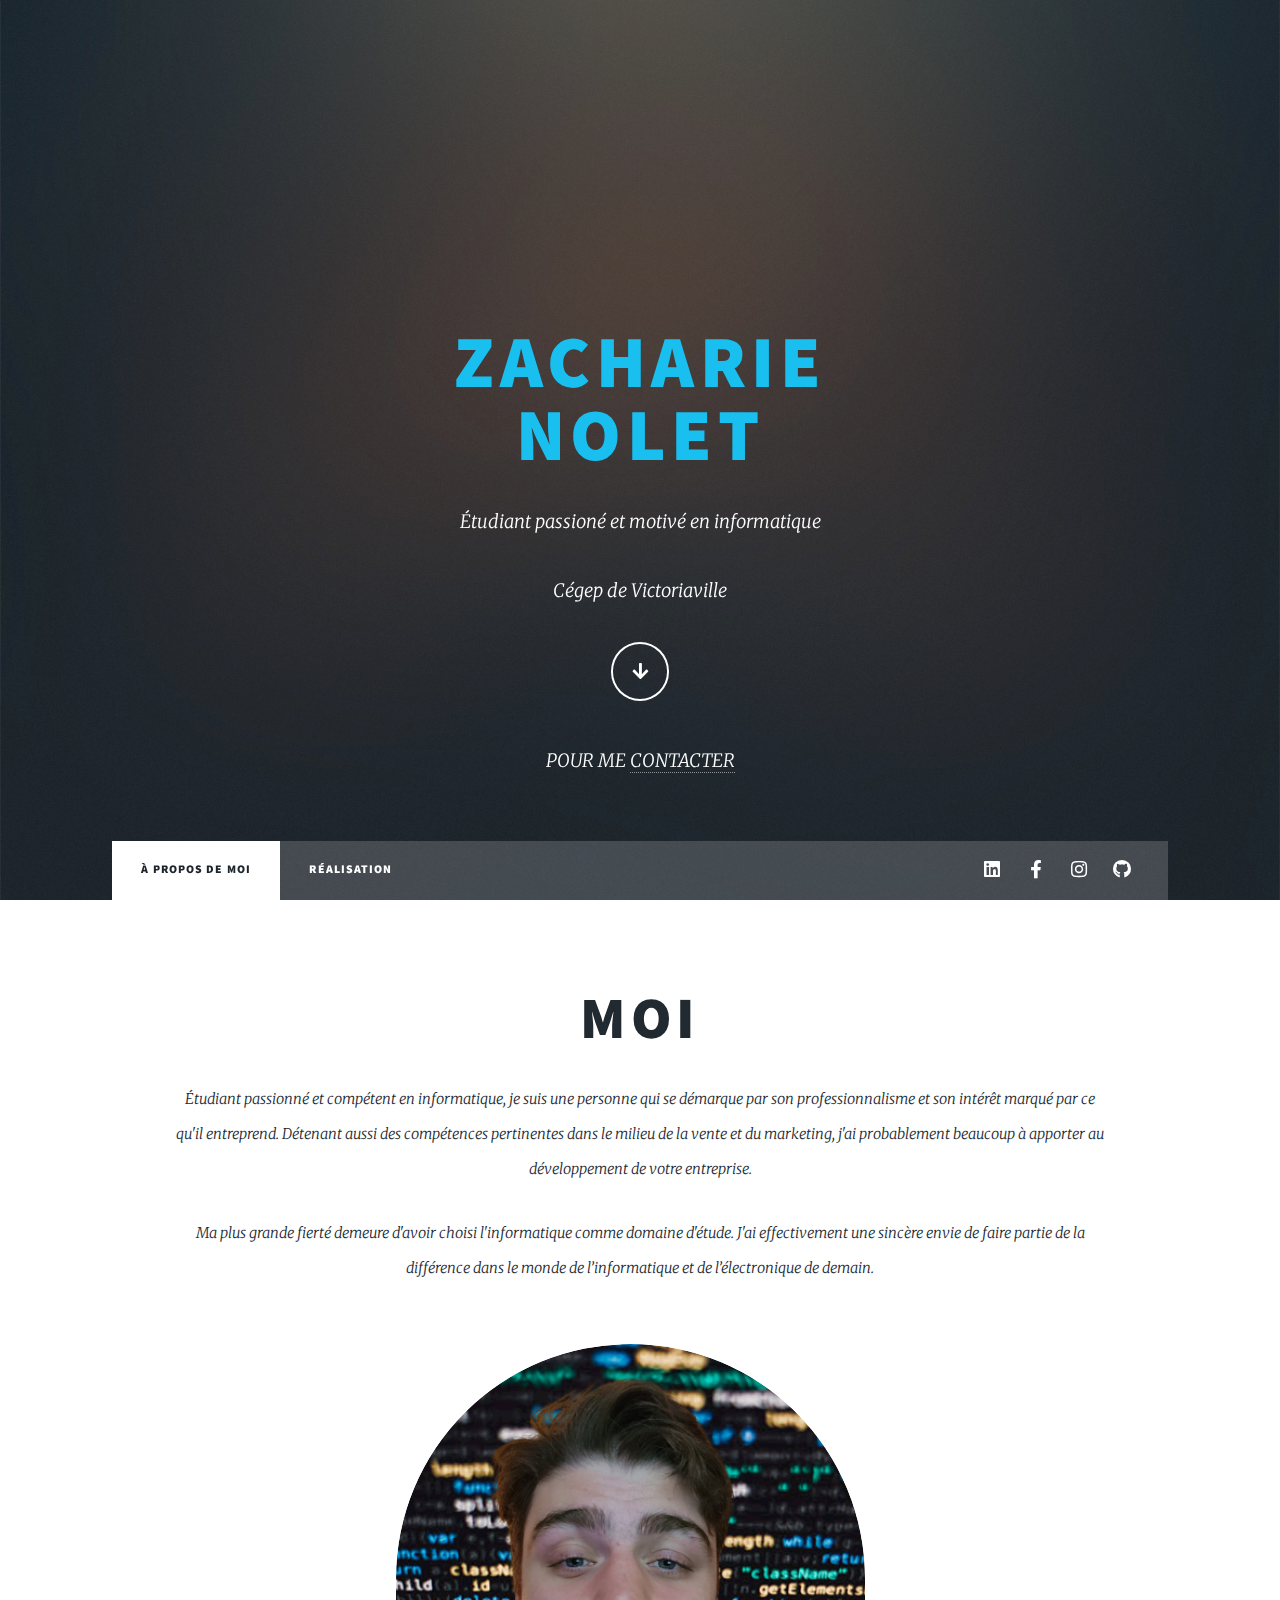
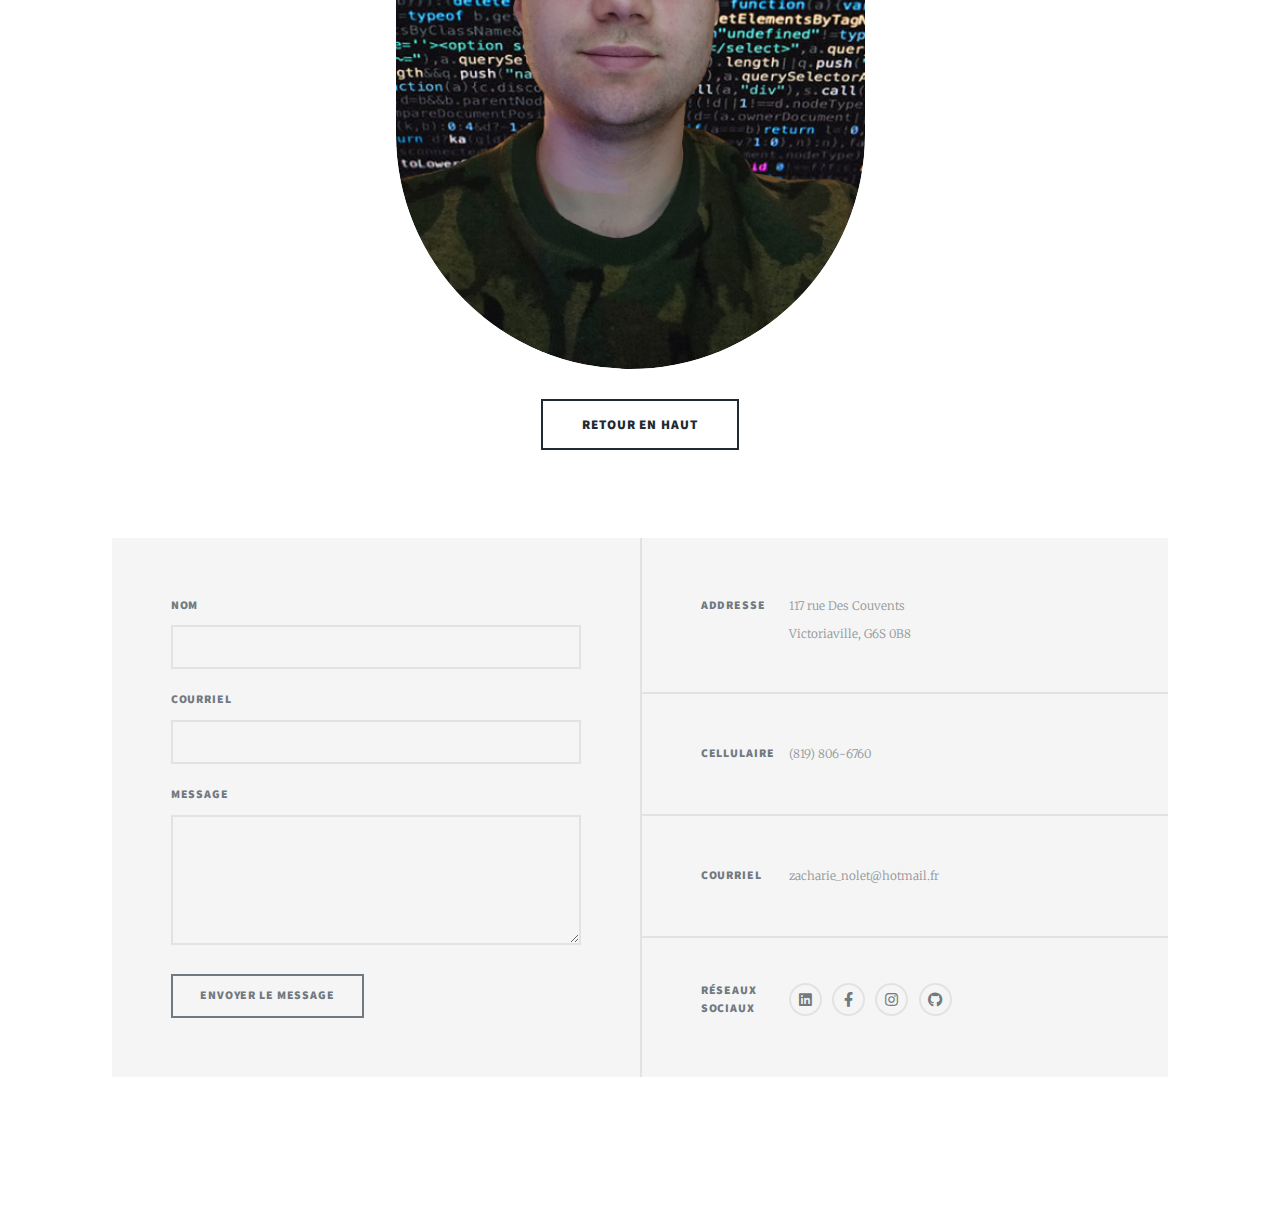
<file: Portfolio Zach/index.html>
<!DOCTYPE HTML>
<!--
	Massively by HTML5 UP
	html5up.net | @ajlkn
	Free for personal and commercial use under the CCA 3.0 license (html5up.net/license)
-->
<html>
	<head>
		<title>Nolet</title>
		<meta charset="utf-8" />
		<meta name="viewport" content="width=device-width, initial-scale=1, user-scalable=no" />
		<link rel="stylesheet" href="assets/css/main.css" />
		<noscript><link rel="stylesheet" href="assets/css/noscript.css" /></noscript>
	</head>
	<body class="is-preload">

		<!-- Wrapper -->
			<div id="wrapper" class="fade-in">

				<!-- Intro -->
					<div id="intro">
						<h1>Zacharie<br />
						Nolet</h1>
						<p>Étudiant passioné et motivé en informatique</p>
						<p>Cégep de Victoriaville</p>
						<ul class="actions">
							<li><a href="#header" class="button icon solid solo fa-arrow-down scrolly">Continuer</a></li>
						</ul>
						<p>POUR ME <a href="#footer">CONTACTER</a></p>
						
					</div>

				<!-- Header -->
					<header id="header">
						<a href="index.html" class="logo">Nolet</a>
					</header>

				<!-- Nav -->
					<nav id="nav">
						<ul class="links">
							<li class="active"><a href="index.html">À Propos De Moi</a></li>
							<li><a href="realisation.html">Réalisation</a></li>

						</ul>
						<ul class="icons">
							<li><a href="https://www.linkedin.com/in/zacharie-nolet-115240257/" class="icon brands fa-linkedin"><span class="label">LinkedIn</span></a></li>
							<li><a href="https://www.facebook.com/zacharie.nolet/" class="icon brands fa-facebook-f"><span class="label">Facebook</span></a></li>
							<li><a href="https://www.instagram.com/zouzou_nolet/?hl=fr" class="icon brands fa-instagram"><span class="label">Instagram</span></a></li>
							<li><a href="https://github.com/Zach122" class="icon brands fa-github"><span class="label">GitHub</span></a></li>
						</ul>
					</nav>

				<!-- Main -->
					<div id="main">

						<!-- Featured Post -->
							<article class="post featured">
								<header class="major">	
									<h2><a href="#">Moi</a></h2>
									<p>Étudiant passionné et compétent en informatique, je suis une personne qui se démarque par son professionnalisme et son intérêt marqué par ce qu'il entreprend. Détenant aussi des compétences pertinentes dans le milieu de la vente et du marketing, j'ai probablement beaucoup à apporter au développement de votre entreprise.</p>
									<p>	Ma plus grande fierté demeure d'avoir choisi l'informatique comme domaine d'étude. J'ai effectivement une sincère envie de faire partie de la différence dans le monde de l’informatique et de l’électronique de demain.</p>
								</header>
								<a href="#" class="image main"><img src="images/moi.png" alt="" /></a>
								<ul class="actions special">
									<li><a href="#" class="button large">Retour en haut</a></li>
								</ul>
							</article>
					</div>

				<!-- Footer -->
					<footer id="footer">
						<section>
							<form method="post" action="mailto:zacharie_nolet@hotmai.fr" enctype="text/plain">

								<div class="fields">
									<div class="field">
										<label for="name">Nom</label>
										<input type="text" name="name" id="name" />
									</div>
									<div class="field">
										<label for="email">Courriel</label>
										<input type="text" name="email" id="email" />
									</div>
									<div class="field">
										<label for="message">Message</label>
										<textarea name="message" id="message" rows="3"></textarea>
									</div>
								</div>
								<ul class="actions">
									<li><input type="submit" value="Envoyer le message" /></li>
								</ul>
							</form>
						</section>
						<section class="split contact">
							<section class="alt">
								<h3>Addresse</h3>
								<p>117 rue Des Couvents<br />
								Victoriaville, G6S 0B8</p>
							</section>
							<section>
								<h3>Cellulaire</h3>
								<p>(819) 806-6760</p>
							</section>
							<section>
								<h3>Courriel</h3>
								<p>zacharie_nolet@hotmail.fr</p>
							</section>
							<section>
								<h3>Réseaux Sociaux</h3>
								<ul class="icons alt">
									<li><a href="https://www.linkedin.com/in/zacharie-nolet-115240257/" class="icon brands fa-linkedin"><span class="label">LinkedIn</span></a></li>
									<li><a href="https://www.facebook.com/zacharie.nolet/" class="icon brands fa-facebook-f"><span class="label">Facebook</span></a></li>
									<li><a href="https://www.instagram.com/zouzou_nolet/?hl=fr" class="icon brands fa-instagram"><span class="label">Instagram</span></a></li>
									<li><a href="https://github.com/Zach122" class="icon brands fa-github"><span class="label">GitHub</span></a></li>
							</section>
						</section>
					</footer>

				<!-- Copyright -->
					<div id="copyright">
						<ul><li>&copy; Untitled</li><li>Design: <a href="https://html5up.net">HTML5 UP</a></li></ul>
					</div>

			</div>

		<!-- Scripts -->
			<script src="assets/js/jquery.min.js"></script>
			<script src="assets/js/jquery.scrollex.min.js"></script>
			<script src="assets/js/jquery.scrolly.min.js"></script>
			<script src="assets/js/browser.min.js"></script>
			<script src="assets/js/breakpoints.min.js"></script>
			<script src="assets/js/util.js"></script>
			<script src="assets/js/main.js"></script>

	</body>
</html>
</file>
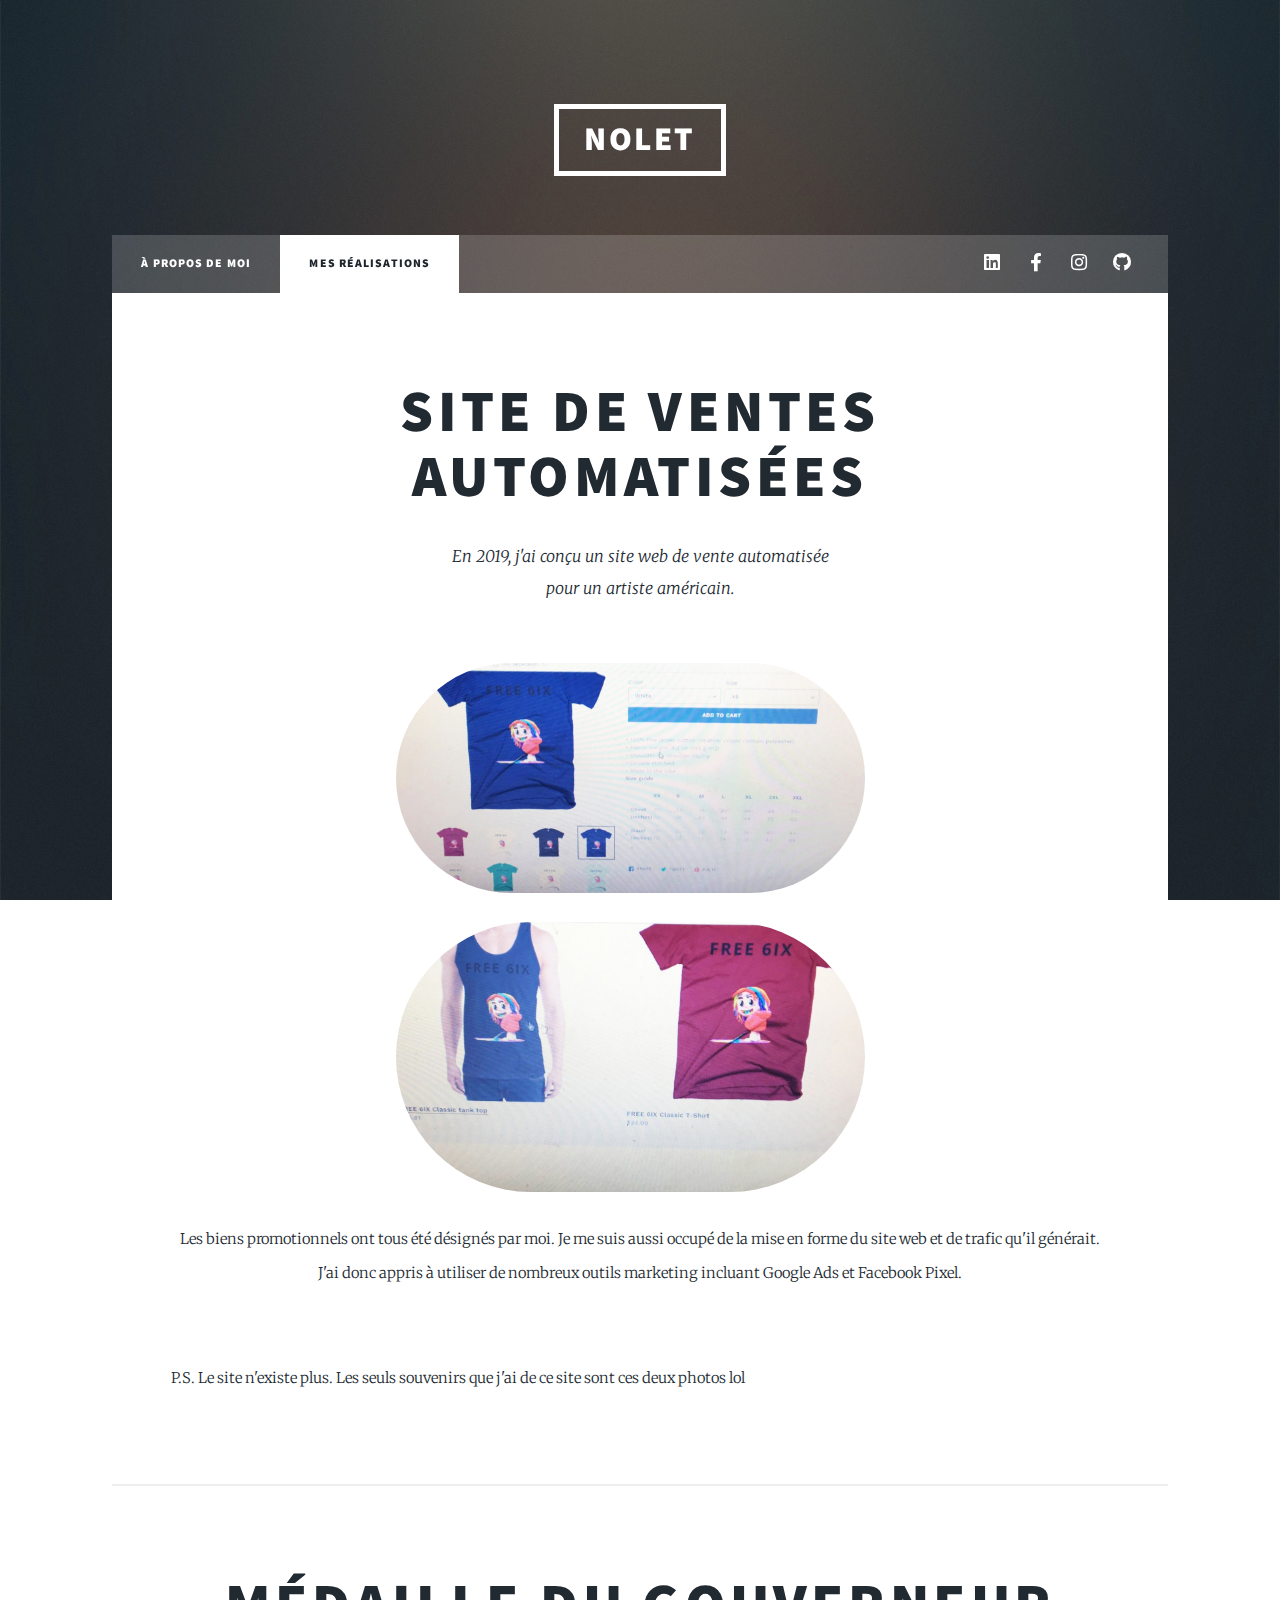
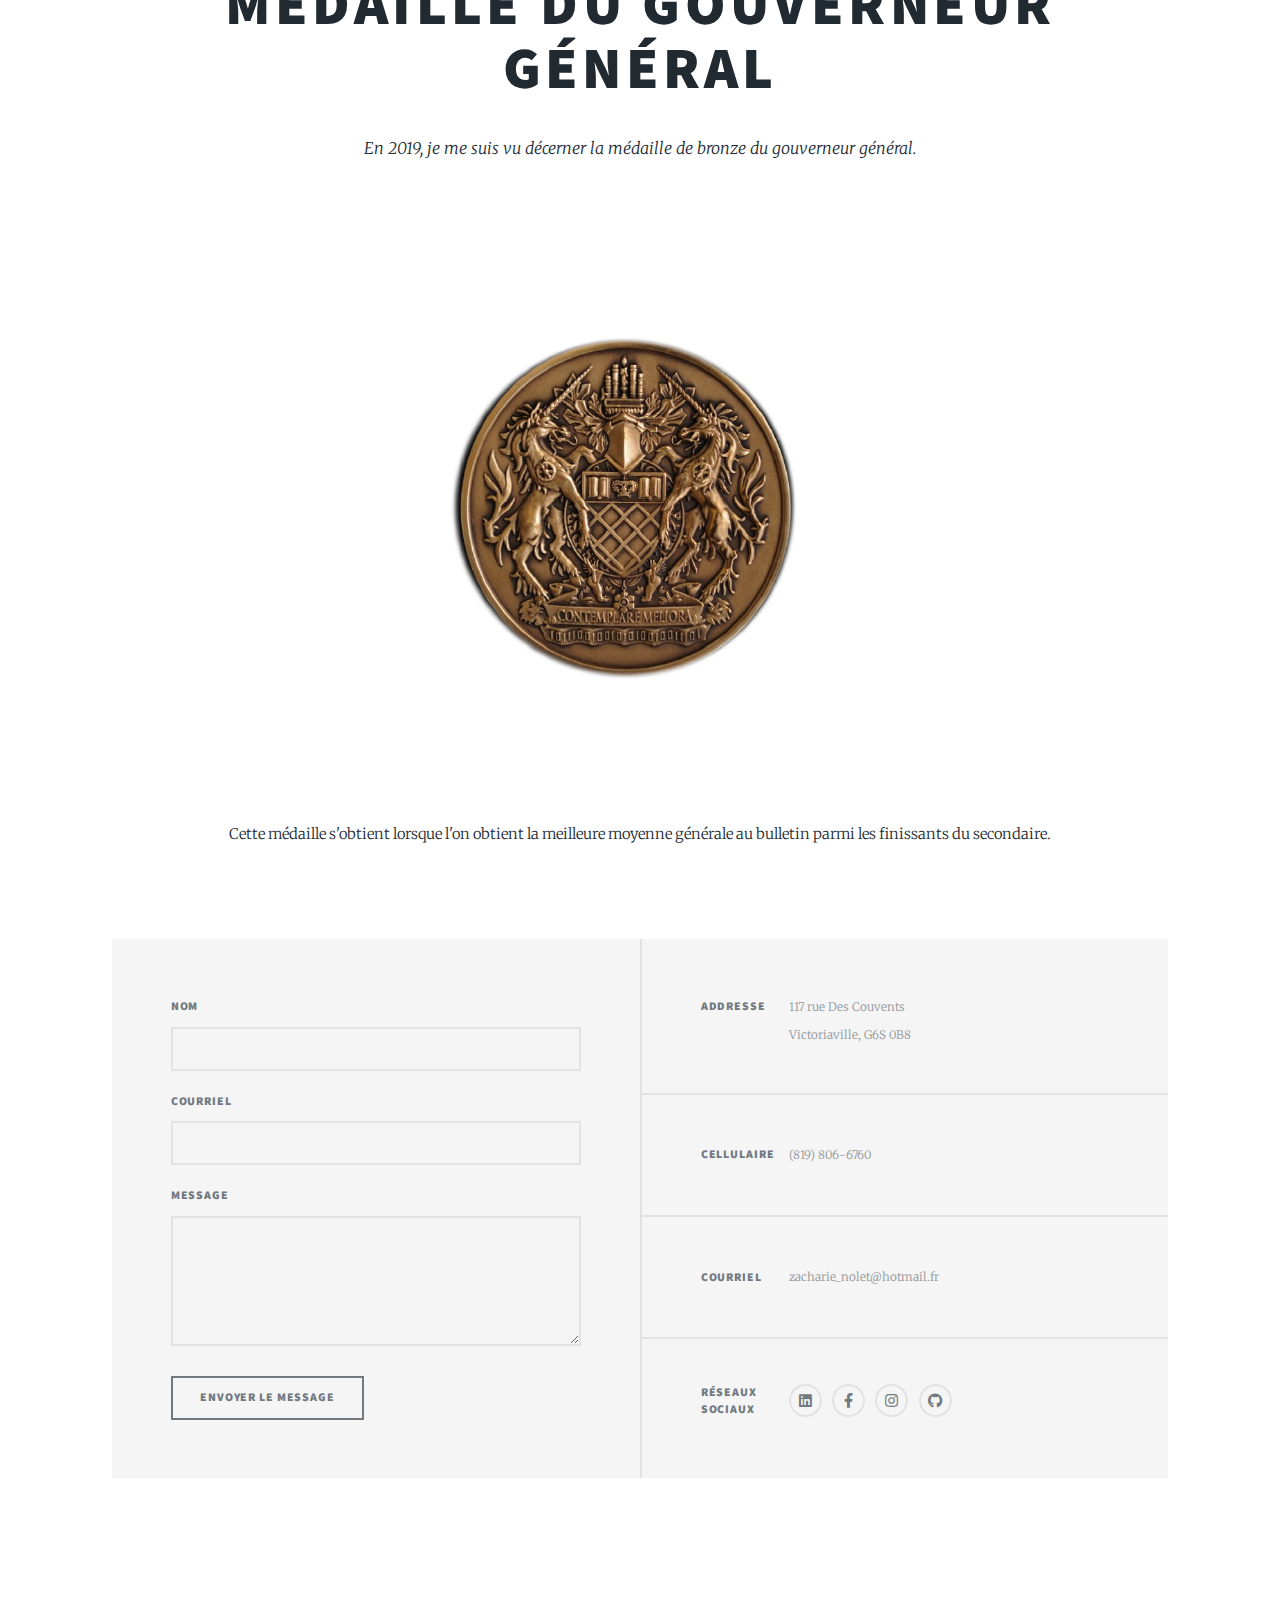
<file: Portfolio Zach/realisation.html>
<!DOCTYPE HTML>
<!--
	Massively by HTML5 UP
	html5up.net | @ajlkn
	Free for personal and commercial use under the CCA 3.0 license (html5up.net/license)
-->
<html>
	<head>
		<title>Réalisations</title>
		<meta charset="utf-8" />
		<meta name="viewport" content="width=device-width, initial-scale=1, user-scalable=no" />
		<link rel="stylesheet" href="assets/css/main.css" />
		<noscript><link rel="stylesheet" href="assets/css/noscript.css" /></noscript>
	</head>
	<body class="is-preload">

		<!-- Wrapper -->
			<div id="wrapper">

				<!-- Header -->
					<header id="header">
						<a href="index.html" class="logo">Nolet</a>
					</header>

				<!-- Nav -->
					<nav id="nav">
						<ul class="links">
							<li><a href="index.html">À propos de moi</a></li>
							<li class="active"><a href="generic.html">Mes Réalisations</a></li>
						</ul>
						<ul class="icons">
							<li><a href="https://www.linkedin.com/in/zacharie-nolet-115240257/" class="icon brands fa-linkedin"><span class="label">LinkedIn</span></a></li>
							<li><a href="https://www.facebook.com/zacharie.nolet/" class="icon brands fa-facebook-f"><span class="label">Facebook</span></a></li>
							<li><a href="https://www.instagram.com/zouzou_nolet/?hl=fr" class="icon brands fa-instagram"><span class="label">Instagram</span></a></li>
							<li><a href="https://github.com/Zach122" class="icon brands fa-github"><span class="label">GitHub</span></a></li>
						</ul>
					</nav>

				<!-- Main -->
					<div id="main">

						<!-- Post -->
							<section class="post">
								<header class="major">
									<h1>Site de ventes automatisées</h1>
									<p>En 2019, j'ai conçu un site web de vente automatisée<br />
									pour un artiste américain.<br /></p>
								</header>
								<div id="myImg">
									<div class="image main"><img src="images/fre6(2).jpg" alt="" /></div>
									<div class="image main"><img src="images/fre6(1).jpg" alt="" /></div>
								</div>
								<p><center>Les biens promotionnels ont tous été désignés par moi. Je me suis aussi occupé de la mise en forme du site web et de trafic qu'il générait.
								J'ai donc appris à utiliser de nombreux outils marketing incluant Google Ads et Facebook Pixel.
								</center>
								</br>
								</br>
								P.S. Le site n'existe plus. Les seuls souvenirs que j'ai de ce site sont ces deux photos lol
								</p>
							</section>

							<section class="post">
								<header class="major">
									<h1>Médaille du gouverneur général</h1>
									<p>En 2019, je me suis vu décerner la médaille de bronze du gouverneur général.<br /></p>
								</header>
								<div id="myImg">
									<div class="image main"><img src="images/gg.jpg" alt="" /></div>
								</div>
								<p><center>Cette médaille s'obtient lorsque l'on obtient la meilleure moyenne générale au bulletin parmi les finissants du secondaire.
								</center>
								</p>
							</section>
					</div>

				<!-- Footer -->
				<footer id="footer">
					<section>
						<form method="post" action="zacharie_nolet@hotmail.fr">
							<div class="fields">
								<div class="field">
									<label for="name">Nom</label>
									<input type="text" name="name" id="name" />
								</div>
								<div class="field">
									<label for="email">Courriel</label>
									<input type="text" name="email" id="email" />
								</div>
								<div class="field">
									<label for="message">Message</label>
									<textarea name="message" id="message" rows="3"></textarea>
								</div>
							</div>
							<ul class="actions">
								<li><input type="submit" value="Envoyer le message" /></li>
							</ul>
						</form>
					</section>
					<section class="split contact">
						<section class="alt">
							<h3>Addresse</h3>
							<p>117 rue Des Couvents<br />
							Victoriaville, G6S 0B8</p>
						</section>
						<section>
							<h3>Cellulaire</h3>
							<p>(819) 806-6760</p>
						</section>
						<section>
							<h3>Courriel</h3>
							<p>zacharie_nolet@hotmail.fr</p>
						</section>
						<section>
							<h3>Réseaux Sociaux</h3>
							<ul class="icons alt">
								<li><a href="https://www.linkedin.com/in/zacharie-nolet-115240257/" class="icon brands fa-linkedin"><span class="label">LinkedIn</span></a></li>
								<li><a href="https://www.facebook.com/zacharie.nolet/" class="icon brands fa-facebook-f"><span class="label">Facebook</span></a></li>
								<li><a href="https://www.instagram.com/zouzou_nolet/?hl=fr" class="icon brands fa-instagram"><span class="label">Instagram</span></a></li>
								<li><a href="https://github.com/Zach122" class="icon brands fa-github"><span class="label">GitHub</span></a></li>
						</section>
					</section>
					</footer>

				<!-- Copyright -->
					<div id="copyright">
						<ul><li>&copy; Untitled</li><li>Design: <a href="https://html5up.net">HTML5 UP</a></li></ul>
					</div>

			</div>

		<!-- Scripts -->
			<script src="assets/js/jquery.min.js"></script>
			<script src="assets/js/jquery.scrollex.min.js"></script>
			<script src="assets/js/jquery.scrolly.min.js"></script>
			<script src="assets/js/browser.min.js"></script>
			<script src="assets/js/breakpoints.min.js"></script>
			<script src="assets/js/util.js"></script>
			<script src="assets/js/main.js"></script>

	</body>
</html>
</file>
<file: Portfolio Zach/assets/css/main.css>
@import url(fontawesome-all.min.css);
@import url("https://fonts.googleapis.com/css?family=Merriweather:300,700,300italic,700italic|Source+Sans+Pro:900");

/*
	Massively by HTML5 UP
	html5up.net | @ajlkn
	Free for personal and commercial use under the CCA 3.0 license (html5up.net/license)
*/

html, body, div, span, applet, object,
iframe, h1, h2, h3, h4, h5, h6, p, blockquote,
pre, a, abbr, acronym, address, big, cite,
code, del, dfn, em, img, ins, kbd, q, s, samp,
small, strike, strong, sub, sup, tt, var, b,
u, i, center, dl, dt, dd, ol, ul, li, fieldset,
form, label, legend, table, caption, tbody,
tfoot, thead, tr, th, td, article, aside,
canvas, details, embed, figure, figcaption,
footer, header, hgroup, menu, nav, output, ruby,
section, summary, time, mark, audio, video {
	margin: 0;
	padding: 0;
	border: 0;
	font-size: 100%;
	font: inherit;
	vertical-align: baseline;}

article, aside, details, figcaption, figure,
footer, header, hgroup, menu, nav, section {
	display: block;}

body {
	line-height: 1;
}

ol, ul {
	list-style: none;
}

blockquote, q {
	quotes: none;
}

	blockquote:before, blockquote:after, q:before, q:after {
		content: '';
		content: none;
	}

table {
	border-collapse: collapse;
	border-spacing: 0;
}

body {
	-webkit-text-size-adjust: none;
}

mark {
	background-color: transparent;
	color: inherit;
}

input::-moz-focus-inner {
	border: 0;
	padding: 0;
}

input, select, textarea {
	-moz-appearance: none;
	-webkit-appearance: none;
	-ms-appearance: none;
	appearance: none;
}

/* Basic */

	@-ms-viewport {
		width: device-width;
	}

	body {
		-ms-overflow-style: scrollbar;
	}

	@media screen and (max-width: 480px) {

		html, body {
			min-width: 320px;
		}

	}

	html {
		box-sizing: border-box;
	}

	*, *:before, *:after {
		box-sizing: inherit;
	}

	body {
		background-image: url("https://cdn-media-2.freecodecamp.org/w1280/5f9c9d0a740569d1a4ca3590.jpg");
	}

		body.is-preload *, body.is-preload *:before, body.is-preload *:after {
			-moz-animation: none !important;
			-webkit-animation: none !important;
			-ms-animation: none !important;
			animation: none !important;
			-moz-transition: none !important;
			-webkit-transition: none !important;
			-ms-transition: none !important;
			transition: none !important;
		}

/* Type */

	html {
		font-size: 16pt;
	}

		@media screen and (max-width: 1680px) {

			html {
				font-size: 12pt;
			}

		}

		@media screen and (max-width: 1280px) {

			html {
				font-size: 11pt;
			}

		}

		@media screen and (max-width: 360px) {

			html {
				font-size: 10pt;
			}

		}

	body {
		color: #212931;
	}

	body, input, select, textarea {
		font-family: "Merriweather", Georgia, serif;
		font-weight: 300;
		font-size: 1rem;
		line-height: 2.375;
	}

	a {
		-moz-transition: color 0.2s ease-in-out, background-color 0.2s ease-in-out, border-color 0.2s ease-in-out, box-shadow 0.2s ease-in-out;
		-webkit-transition: color 0.2s ease-in-out, background-color 0.2s ease-in-out, border-color 0.2s ease-in-out, box-shadow 0.2s ease-in-out;
		-ms-transition: color 0.2s ease-in-out, background-color 0.2s ease-in-out, border-color 0.2s ease-in-out, box-shadow 0.2s ease-in-out;
		transition: color 0.2s ease-in-out, background-color 0.2s ease-in-out, border-color 0.2s ease-in-out, box-shadow 0.2s ease-in-out;
		border-bottom: dotted 1px;
		text-decoration: none;
	}

		a:hover {
			border-bottom-color: transparent;
		}

	strong, b {
		font-weight: 600;
	}

	em, i {
		font-style: italic;
	}

	p {
		text-align: justify;
		margin: 0 0 2rem 0;
	}

	h1, h2, h3, h4, h5, h6 {
		font-family: "Source Sans Pro", Helvetica, sans-serif;
		font-weight: 900;
		line-height: 1.5;
		letter-spacing: 0.075em;
		text-transform: uppercase;
		margin: 0 0 1rem 0;
	}

		h1 a, h2 a, h3 a, h4 a, h5 a, h6 a {
			border-bottom: 0;
			color: inherit;
			text-decoration: none;
		}

	h1 {
		font-size: 4rem;
		line-height: 1.1;
		margin: 0 0 2rem 0;
	}

	h2 {
		font-size: 1.75rem;
		line-height: 1.3;
		margin: 0 0 1.5rem 0;
	}

	h3 {
		font-size: 1.25rem;
		margin: 0 0 1.5rem 0;
	}

	h4 {
		font-size: 1rem;
	}

	h5 {
		font-size: 0.9rem;
	}

	h6 {
		font-size: 0.8rem;
	}

	sub {
		font-size: 0.8rem;
		position: relative;
		top: 0.5rem;
	}

	sup {
		font-size: 0.8rem;
		position: relative;
		top: -0.5rem;
	}

	blockquote {
		border-left: solid 4px;
		font-style: italic;
		margin: 0 0 2rem 0;
		padding: 0.5rem 0 0.5rem 2rem;
	}

	code {
		border: solid 2px;
		font-family: "Courier New", monospace;
		font-size: 0.9rem;
		margin: 0 0.25rem;
		padding: 0.25rem 0.65rem;
	}

	pre {
		-webkit-overflow-scrolling: touch;
		font-family: "Courier New", monospace;
		font-size: 0.9rem;
		margin: 0 0 2rem 0;
	}

		pre code {
			display: block;
			line-height: 1.75;
			padding: 1rem 1.5rem;
			overflow-x: auto;
		}

	hr {
		border: 0;
		border-bottom: solid 2px;
		margin: 3rem 0;
	}

		hr.major {
			margin: 5rem 0;
		}

	.align-left {
		text-align: left;
	}

	.align-center {
		text-align: center;
	}

	.align-right {
		text-align: right;
	}

	input, select, textarea {
		color: #212931;
	}

	a {
		color: #212931;
		border-bottom-color: rgba(33, 41, 49, 0.5);
	}

		a:hover {
			border-bottom-color: transparent;
			color: #18bfef !important;
		}

	strong, b {
		color: #212931;
	}

	h1, h2, h3, h4, h5, h6 {
		color: #212931;
	}

	blockquote {
		border-left-color: #eeeeee;
	}

	code {
		background: rgba(220, 220, 220, 0.25);
		border-color: #eeeeee;
	}

	hr {
		border-bottom-color: #eeeeee;
	}

/* Row */

	.row {
		display: flex;
		flex-wrap: wrap;
		box-sizing: border-box;
		align-items: stretch;
	}

		.row > * {
			box-sizing: border-box;
		}

		.row.gtr-uniform > * > :last-child {
			margin-bottom: 0;
		}

		.row.aln-left {
			justify-content: flex-start;
		}

		.row.aln-center {
			justify-content: center;
		}

		.row.aln-right {
			justify-content: flex-end;
		}

		.row.aln-top {
			align-items: flex-start;
		}

		.row.aln-middle {
			align-items: center;
		}

		.row.aln-bottom {
			align-items: flex-end;
		}

		.row > .imp {
			order: -1;
		}

		.row > .col-1 {
			width: 8.33333%;
		}

		.row > .off-1 {
			margin-left: 8.33333%;
		}

		.row > .col-2 {
			width: 16.66667%;
		}

		.row > .off-2 {
			margin-left: 16.66667%;
		}

		.row > .col-3 {
			width: 25%;
		}

		.row > .off-3 {
			margin-left: 25%;
		}

		.row > .col-4 {
			width: 33.33333%;
		}

		.row > .off-4 {
			margin-left: 33.33333%;
		}

		.row > .col-5 {
			width: 41.66667%;
		}

		.row > .off-5 {
			margin-left: 41.66667%;
		}

		.row > .col-6 {
			width: 50%;
		}

		.row > .off-6 {
			margin-left: 50%;
		}

		.row > .col-7 {
			width: 58.33333%;
		}

		.row > .off-7 {
			margin-left: 58.33333%;
		}

		.row > .col-8 {
			width: 66.66667%;
		}

		.row > .off-8 {
			margin-left: 66.66667%;
		}

		.row > .col-9 {
			width: 75%;
		}

		.row > .off-9 {
			margin-left: 75%;
		}

		.row > .col-10 {
			width: 83.33333%;
		}

		.row > .off-10 {
			margin-left: 83.33333%;
		}

		.row > .col-11 {
			width: 91.66667%;
		}

		.row > .off-11 {
			margin-left: 91.66667%;
		}

		.row > .col-12 {
			width: 100%;
		}

		.row > .off-12 {
			margin-left: 100%;
		}

		.row.gtr-0 {
			margin-top: 0;
			margin-left: 0rem;
		}

			.row.gtr-0 > * {
				padding: 0 0 0 0rem;
			}

			.row.gtr-0.gtr-uniform {
				margin-top: 0rem;
			}

				.row.gtr-0.gtr-uniform > * {
					padding-top: 0rem;
				}

		.row.gtr-25 {
			margin-top: 0;
			margin-left: -0.375rem;
		}

			.row.gtr-25 > * {
				padding: 0 0 0 0.375rem;
			}

			.row.gtr-25.gtr-uniform {
				margin-top: -0.375rem;
			}

				.row.gtr-25.gtr-uniform > * {
					padding-top: 0.375rem;
				}

		.row.gtr-50 {
			margin-top: 0;
			margin-left: -0.75rem;
		}

			.row.gtr-50 > * {
				padding: 0 0 0 0.75rem;
			}

			.row.gtr-50.gtr-uniform {
				margin-top: -0.75rem;
			}

				.row.gtr-50.gtr-uniform > * {
					padding-top: 0.75rem;
				}

		.row {
			margin-top: 0;
			margin-left: -1.5rem;
		}

			.row > * {
				padding: 0 0 0 1.5rem;
			}

			.row.gtr-uniform {
				margin-top: -1.5rem;
			}

				.row.gtr-uniform > * {
					padding-top: 1.5rem;
				}

		.row.gtr-150 {
			margin-top: 0;
			margin-left: -2.25rem;
		}

			.row.gtr-150 > * {
				padding: 0 0 0 2.25rem;
			}

			.row.gtr-150.gtr-uniform {
				margin-top: -2.25rem;
			}

				.row.gtr-150.gtr-uniform > * {
					padding-top: 2.25rem;
				}

		.row.gtr-200 {
			margin-top: 0;
			margin-left: -3rem;
		}

			.row.gtr-200 > * {
				padding: 0 0 0 3rem;
			}

			.row.gtr-200.gtr-uniform {
				margin-top: -3rem;
			}

				.row.gtr-200.gtr-uniform > * {
					padding-top: 3rem;
				}

		@media screen and (max-width: 1680px) {

			.row {
				display: flex;
				flex-wrap: wrap;
				box-sizing: border-box;
				align-items: stretch;
			}

				.row > * {
					box-sizing: border-box;
				}

				.row.gtr-uniform > * > :last-child {
					margin-bottom: 0;
				}

				.row.aln-left {
					justify-content: flex-start;
				}

				.row.aln-center {
					justify-content: center;
				}

				.row.aln-right {
					justify-content: flex-end;
				}

				.row.aln-top {
					align-items: flex-start;
				}

				.row.aln-middle {
					align-items: center;
				}

				.row.aln-bottom {
					align-items: flex-end;
				}

				.row > .imp-xlarge {
					order: -1;
				}

				.row > .col-1-xlarge {
					width: 8.33333%;
				}

				.row > .off-1-xlarge {
					margin-left: 8.33333%;
				}

				.row > .col-2-xlarge {
					width: 16.66667%;
				}

				.row > .off-2-xlarge {
					margin-left: 16.66667%;
				}

				.row > .col-3-xlarge {
					width: 25%;
				}

				.row > .off-3-xlarge {
					margin-left: 25%;
				}

				.row > .col-4-xlarge {
					width: 33.33333%;
				}

				.row > .off-4-xlarge {
					margin-left: 33.33333%;
				}

				.row > .col-5-xlarge {
					width: 41.66667%;
				}

				.row > .off-5-xlarge {
					margin-left: 41.66667%;
				}

				.row > .col-6-xlarge {
					width: 50%;
				}

				.row > .off-6-xlarge {
					margin-left: 50%;
				}

				.row > .col-7-xlarge {
					width: 58.33333%;
				}

				.row > .off-7-xlarge {
					margin-left: 58.33333%;
				}

				.row > .col-8-xlarge {
					width: 66.66667%;
				}

				.row > .off-8-xlarge {
					margin-left: 66.66667%;
				}

				.row > .col-9-xlarge {
					width: 75%;
				}

				.row > .off-9-xlarge {
					margin-left: 75%;
				}

				.row > .col-10-xlarge {
					width: 83.33333%;
				}

				.row > .off-10-xlarge {
					margin-left: 83.33333%;
				}

				.row > .col-11-xlarge {
					width: 91.66667%;
				}

				.row > .off-11-xlarge {
					margin-left: 91.66667%;
				}

				.row > .col-12-xlarge {
					width: 100%;
				}

				.row > .off-12-xlarge {
					margin-left: 100%;
				}

				.row.gtr-0 {
					margin-top: 0;
					margin-left: 0rem;
				}

					.row.gtr-0 > * {
						padding: 0 0 0 0rem;
					}

					.row.gtr-0.gtr-uniform {
						margin-top: 0rem;
					}

						.row.gtr-0.gtr-uniform > * {
							padding-top: 0rem;
						}

				.row.gtr-25 {
					margin-top: 0;
					margin-left: -0.375rem;
				}

					.row.gtr-25 > * {
						padding: 0 0 0 0.375rem;
					}

					.row.gtr-25.gtr-uniform {
						margin-top: -0.375rem;
					}

						.row.gtr-25.gtr-uniform > * {
							padding-top: 0.375rem;
						}

				.row.gtr-50 {
					margin-top: 0;
					margin-left: -0.75rem;
				}

					.row.gtr-50 > * {
						padding: 0 0 0 0.75rem;
					}

					.row.gtr-50.gtr-uniform {
						margin-top: -0.75rem;
					}

						.row.gtr-50.gtr-uniform > * {
							padding-top: 0.75rem;
						}

				.row {
					margin-top: 0;
					margin-left: -1.5rem;
				}

					.row > * {
						padding: 0 0 0 1.5rem;
					}

					.row.gtr-uniform {
						margin-top: -1.5rem;
					}

						.row.gtr-uniform > * {
							padding-top: 1.5rem;
						}

				.row.gtr-150 {
					margin-top: 0;
					margin-left: -2.25rem;
				}

					.row.gtr-150 > * {
						padding: 0 0 0 2.25rem;
					}

					.row.gtr-150.gtr-uniform {
						margin-top: -2.25rem;
					}

						.row.gtr-150.gtr-uniform > * {
							padding-top: 2.25rem;
						}

				.row.gtr-200 {
					margin-top: 0;
					margin-left: -3rem;
				}

					.row.gtr-200 > * {
						padding: 0 0 0 3rem;
					}

					.row.gtr-200.gtr-uniform {
						margin-top: -3rem;
					}

						.row.gtr-200.gtr-uniform > * {
							padding-top: 3rem;
						}

		}

		@media screen and (max-width: 1280px) {

			.row {
				display: flex;
				flex-wrap: wrap;
				box-sizing: border-box;
				align-items: stretch;
			}

				.row > * {
					box-sizing: border-box;
				}

				.row.gtr-uniform > * > :last-child {
					margin-bottom: 0;
				}

				.row.aln-left {
					justify-content: flex-start;
				}

				.row.aln-center {
					justify-content: center;
				}

				.row.aln-right {
					justify-content: flex-end;
				}

				.row.aln-top {
					align-items: flex-start;
				}

				.row.aln-middle {
					align-items: center;
				}

				.row.aln-bottom {
					align-items: flex-end;
				}

				.row > .imp-large {
					order: -1;
				}

				.row > .col-1-large {
					width: 8.33333%;
				}

				.row > .off-1-large {
					margin-left: 8.33333%;
				}

				.row > .col-2-large {
					width: 16.66667%;
				}

				.row > .off-2-large {
					margin-left: 16.66667%;
				}

				.row > .col-3-large {
					width: 25%;
				}

				.row > .off-3-large {
					margin-left: 25%;
				}

				.row > .col-4-large {
					width: 33.33333%;
				}

				.row > .off-4-large {
					margin-left: 33.33333%;
				}

				.row > .col-5-large {
					width: 41.66667%;
				}

				.row > .off-5-large {
					margin-left: 41.66667%;
				}

				.row > .col-6-large {
					width: 50%;
				}

				.row > .off-6-large {
					margin-left: 50%;
				}

				.row > .col-7-large {
					width: 58.33333%;
				}

				.row > .off-7-large {
					margin-left: 58.33333%;
				}

				.row > .col-8-large {
					width: 66.66667%;
				}

				.row > .off-8-large {
					margin-left: 66.66667%;
				}

				.row > .col-9-large {
					width: 75%;
				}

				.row > .off-9-large {
					margin-left: 75%;
				}

				.row > .col-10-large {
					width: 83.33333%;
				}

				.row > .off-10-large {
					margin-left: 83.33333%;
				}

				.row > .col-11-large {
					width: 91.66667%;
				}

				.row > .off-11-large {
					margin-left: 91.66667%;
				}

				.row > .col-12-large {
					width: 100%;
				}

				.row > .off-12-large {
					margin-left: 100%;
				}

				.row.gtr-0 {
					margin-top: 0;
					margin-left: 0rem;
				}

					.row.gtr-0 > * {
						padding: 0 0 0 0rem;
					}

					.row.gtr-0.gtr-uniform {
						margin-top: 0rem;
					}

						.row.gtr-0.gtr-uniform > * {
							padding-top: 0rem;
						}

				.row.gtr-25 {
					margin-top: 0;
					margin-left: -0.375rem;
				}

					.row.gtr-25 > * {
						padding: 0 0 0 0.375rem;
					}

					.row.gtr-25.gtr-uniform {
						margin-top: -0.375rem;
					}

						.row.gtr-25.gtr-uniform > * {
							padding-top: 0.375rem;
						}

				.row.gtr-50 {
					margin-top: 0;
					margin-left: -0.75rem;
				}

					.row.gtr-50 > * {
						padding: 0 0 0 0.75rem;
					}

					.row.gtr-50.gtr-uniform {
						margin-top: -0.75rem;
					}

						.row.gtr-50.gtr-uniform > * {
							padding-top: 0.75rem;
						}

				.row {
					margin-top: 0;
					margin-left: -1.5rem;
				}

					.row > * {
						padding: 0 0 0 1.5rem;
					}

					.row.gtr-uniform {
						margin-top: -1.5rem;
					}

						.row.gtr-uniform > * {
							padding-top: 1.5rem;
						}

				.row.gtr-150 {
					margin-top: 0;
					margin-left: -2.25rem;
				}

					.row.gtr-150 > * {
						padding: 0 0 0 2.25rem;
					}

					.row.gtr-150.gtr-uniform {
						margin-top: -2.25rem;
					}

						.row.gtr-150.gtr-uniform > * {
							padding-top: 2.25rem;
						}

				.row.gtr-200 {
					margin-top: 0;
					margin-left: -3rem;
				}

					.row.gtr-200 > * {
						padding: 0 0 0 3rem;
					}

					.row.gtr-200.gtr-uniform {
						margin-top: -3rem;
					}

						.row.gtr-200.gtr-uniform > * {
							padding-top: 3rem;
						}

		}

		@media screen and (max-width: 980px) {

			.row {
				display: flex;
				flex-wrap: wrap;
				box-sizing: border-box;
				align-items: stretch;
			}

				.row > * {
					box-sizing: border-box;
				}

				.row.gtr-uniform > * > :last-child {
					margin-bottom: 0;
				}

				.row.aln-left {
					justify-content: flex-start;
				}

				.row.aln-center {
					justify-content: center;
				}

				.row.aln-right {
					justify-content: flex-end;
				}

				.row.aln-top {
					align-items: flex-start;
				}

				.row.aln-middle {
					align-items: center;
				}

				.row.aln-bottom {
					align-items: flex-end;
				}

				.row > .imp-medium {
					order: -1;
				}

				.row > .col-1-medium {
					width: 8.33333%;
				}

				.row > .off-1-medium {
					margin-left: 8.33333%;
				}

				.row > .col-2-medium {
					width: 16.66667%;
				}

				.row > .off-2-medium {
					margin-left: 16.66667%;
				}

				.row > .col-3-medium {
					width: 25%;
				}

				.row > .off-3-medium {
					margin-left: 25%;
				}

				.row > .col-4-medium {
					width: 33.33333%;
				}

				.row > .off-4-medium {
					margin-left: 33.33333%;
				}

				.row > .col-5-medium {
					width: 41.66667%;
				}

				.row > .off-5-medium {
					margin-left: 41.66667%;
				}

				.row > .col-6-medium {
					width: 50%;
				}

				.row > .off-6-medium {
					margin-left: 50%;
				}

				.row > .col-7-medium {
					width: 58.33333%;
				}

				.row > .off-7-medium {
					margin-left: 58.33333%;
				}

				.row > .col-8-medium {
					width: 66.66667%;
				}

				.row > .off-8-medium {
					margin-left: 66.66667%;
				}

				.row > .col-9-medium {
					width: 75%;
				}

				.row > .off-9-medium {
					margin-left: 75%;
				}

				.row > .col-10-medium {
					width: 83.33333%;
				}

				.row > .off-10-medium {
					margin-left: 83.33333%;
				}

				.row > .col-11-medium {
					width: 91.66667%;
				}

				.row > .off-11-medium {
					margin-left: 91.66667%;
				}

				.row > .col-12-medium {
					width: 100%;
				}

				.row > .off-12-medium {
					margin-left: 100%;
				}

				.row.gtr-0 {
					margin-top: 0;
					margin-left: 0rem;
				}

					.row.gtr-0 > * {
						padding: 0 0 0 0rem;
					}

					.row.gtr-0.gtr-uniform {
						margin-top: 0rem;
					}

						.row.gtr-0.gtr-uniform > * {
							padding-top: 0rem;
						}

				.row.gtr-25 {
					margin-top: 0;
					margin-left: -0.375rem;
				}

					.row.gtr-25 > * {
						padding: 0 0 0 0.375rem;
					}

					.row.gtr-25.gtr-uniform {
						margin-top: -0.375rem;
					}

						.row.gtr-25.gtr-uniform > * {
							padding-top: 0.375rem;
						}

				.row.gtr-50 {
					margin-top: 0;
					margin-left: -0.75rem;
				}

					.row.gtr-50 > * {
						padding: 0 0 0 0.75rem;
					}

					.row.gtr-50.gtr-uniform {
						margin-top: -0.75rem;
					}

						.row.gtr-50.gtr-uniform > * {
							padding-top: 0.75rem;
						}

				.row {
					margin-top: 0;
					margin-left: -1.5rem;
				}

					.row > * {
						padding: 0 0 0 1.5rem;
					}

					.row.gtr-uniform {
						margin-top: -1.5rem;
					}

						.row.gtr-uniform > * {
							padding-top: 1.5rem;
						}

				.row.gtr-150 {
					margin-top: 0;
					margin-left: -2.25rem;
				}

					.row.gtr-150 > * {
						padding: 0 0 0 2.25rem;
					}

					.row.gtr-150.gtr-uniform {
						margin-top: -2.25rem;
					}

						.row.gtr-150.gtr-uniform > * {
							padding-top: 2.25rem;
						}

				.row.gtr-200 {
					margin-top: 0;
					margin-left: -3rem;
				}

					.row.gtr-200 > * {
						padding: 0 0 0 3rem;
					}

					.row.gtr-200.gtr-uniform {
						margin-top: -3rem;
					}

						.row.gtr-200.gtr-uniform > * {
							padding-top: 3rem;
						}

		}

		@media screen and (max-width: 736px) {

			.row {
				display: flex;
				flex-wrap: wrap;
				box-sizing: border-box;
				align-items: stretch;
			}

				.row > * {
					box-sizing: border-box;
				}

				.row.gtr-uniform > * > :last-child {
					margin-bottom: 0;
				}

				.row.aln-left {
					justify-content: flex-start;
				}

				.row.aln-center {
					justify-content: center;
				}

				.row.aln-right {
					justify-content: flex-end;
				}

				.row.aln-top {
					align-items: flex-start;
				}

				.row.aln-middle {
					align-items: center;
				}

				.row.aln-bottom {
					align-items: flex-end;
				}

				.row > .imp-small {
					order: -1;
				}

				.row > .col-1-small {
					width: 8.33333%;
				}

				.row > .off-1-small {
					margin-left: 8.33333%;
				}

				.row > .col-2-small {
					width: 16.66667%;
				}

				.row > .off-2-small {
					margin-left: 16.66667%;
				}

				.row > .col-3-small {
					width: 25%;
				}

				.row > .off-3-small {
					margin-left: 25%;
				}

				.row > .col-4-small {
					width: 33.33333%;
				}

				.row > .off-4-small {
					margin-left: 33.33333%;
				}

				.row > .col-5-small {
					width: 41.66667%;
				}

				.row > .off-5-small {
					margin-left: 41.66667%;
				}

				.row > .col-6-small {
					width: 50%;
				}

				.row > .off-6-small {
					margin-left: 50%;
				}

				.row > .col-7-small {
					width: 58.33333%;
				}

				.row > .off-7-small {
					margin-left: 58.33333%;
				}

				.row > .col-8-small {
					width: 66.66667%;
				}

				.row > .off-8-small {
					margin-left: 66.66667%;
				}

				.row > .col-9-small {
					width: 75%;
				}

				.row > .off-9-small {
					margin-left: 75%;
				}

				.row > .col-10-small {
					width: 83.33333%;
				}

				.row > .off-10-small {
					margin-left: 83.33333%;
				}

				.row > .col-11-small {
					width: 91.66667%;
				}

				.row > .off-11-small {
					margin-left: 91.66667%;
				}

				.row > .col-12-small {
					width: 100%;
				}

				.row > .off-12-small {
					margin-left: 100%;
				}

				.row.gtr-0 {
					margin-top: 0;
					margin-left: 0rem;
				}

					.row.gtr-0 > * {
						padding: 0 0 0 0rem;
					}

					.row.gtr-0.gtr-uniform {
						margin-top: 0rem;
					}

						.row.gtr-0.gtr-uniform > * {
							padding-top: 0rem;
						}

				.row.gtr-25 {
					margin-top: 0;
					margin-left: -0.375rem;
				}

					.row.gtr-25 > * {
						padding: 0 0 0 0.375rem;
					}

					.row.gtr-25.gtr-uniform {
						margin-top: -0.375rem;
					}

						.row.gtr-25.gtr-uniform > * {
							padding-top: 0.375rem;
						}

				.row.gtr-50 {
					margin-top: 0;
					margin-left: -0.75rem;
				}

					.row.gtr-50 > * {
						padding: 0 0 0 0.75rem;
					}

					.row.gtr-50.gtr-uniform {
						margin-top: -0.75rem;
					}

						.row.gtr-50.gtr-uniform > * {
							padding-top: 0.75rem;
						}

				.row {
					margin-top: 0;
					margin-left: -1.5rem;
				}

					.row > * {
						padding: 0 0 0 1.5rem;
					}

					.row.gtr-uniform {
						margin-top: -1.5rem;
					}

						.row.gtr-uniform > * {
							padding-top: 1.5rem;
						}

				.row.gtr-150 {
					margin-top: 0;
					margin-left: -2.25rem;
				}

					.row.gtr-150 > * {
						padding: 0 0 0 2.25rem;
					}

					.row.gtr-150.gtr-uniform {
						margin-top: -2.25rem;
					}

						.row.gtr-150.gtr-uniform > * {
							padding-top: 2.25rem;
						}

				.row.gtr-200 {
					margin-top: 0;
					margin-left: -3rem;
				}

					.row.gtr-200 > * {
						padding: 0 0 0 3rem;
					}

					.row.gtr-200.gtr-uniform {
						margin-top: -3rem;
					}

						.row.gtr-200.gtr-uniform > * {
							padding-top: 3rem;
						}

		}

		@media screen and (max-width: 480px) {

			.row {
				display: flex;
				flex-wrap: wrap;
				box-sizing: border-box;
				align-items: stretch;
			}

				.row > * {
					box-sizing: border-box;
				}

				.row.gtr-uniform > * > :last-child {
					margin-bottom: 0;
				}

				.row.aln-left {
					justify-content: flex-start;
				}

				.row.aln-center {
					justify-content: center;
				}

				.row.aln-right {
					justify-content: flex-end;
				}

				.row.aln-top {
					align-items: flex-start;
				}

				.row.aln-middle {
					align-items: center;
				}

				.row.aln-bottom {
					align-items: flex-end;
				}

				.row > .imp-xsmall {
					order: -1;
				}

				.row > .col-1-xsmall {
					width: 8.33333%;
				}

				.row > .off-1-xsmall {
					margin-left: 8.33333%;
				}

				.row > .col-2-xsmall {
					width: 16.66667%;
				}

				.row > .off-2-xsmall {
					margin-left: 16.66667%;
				}

				.row > .col-3-xsmall {
					width: 25%;
				}

				.row > .off-3-xsmall {
					margin-left: 25%;
				}

				.row > .col-4-xsmall {
					width: 33.33333%;
				}

				.row > .off-4-xsmall {
					margin-left: 33.33333%;
				}

				.row > .col-5-xsmall {
					width: 41.66667%;
				}

				.row > .off-5-xsmall {
					margin-left: 41.66667%;
				}

				.row > .col-6-xsmall {
					width: 50%;
				}

				.row > .off-6-xsmall {
					margin-left: 50%;
				}

				.row > .col-7-xsmall {
					width: 58.33333%;
				}

				.row > .off-7-xsmall {
					margin-left: 58.33333%;
				}

				.row > .col-8-xsmall {
					width: 66.66667%;
				}

				.row > .off-8-xsmall {
					margin-left: 66.66667%;
				}

				.row > .col-9-xsmall {
					width: 75%;
				}

				.row > .off-9-xsmall {
					margin-left: 75%;
				}

				.row > .col-10-xsmall {
					width: 83.33333%;
				}

				.row > .off-10-xsmall {
					margin-left: 83.33333%;
				}

				.row > .col-11-xsmall {
					width: 91.66667%;
				}

				.row > .off-11-xsmall {
					margin-left: 91.66667%;
				}

				.row > .col-12-xsmall {
					width: 100%;
				}

				.row > .off-12-xsmall {
					margin-left: 100%;
				}

				.row.gtr-0 {
					margin-top: 0;
					margin-left: 0rem;
				}

					.row.gtr-0 > * {
						padding: 0 0 0 0rem;
					}

					.row.gtr-0.gtr-uniform {
						margin-top: 0rem;
					}

						.row.gtr-0.gtr-uniform > * {
							padding-top: 0rem;
						}

				.row.gtr-25 {
					margin-top: 0;
					margin-left: -0.375rem;
				}

					.row.gtr-25 > * {
						padding: 0 0 0 0.375rem;
					}

					.row.gtr-25.gtr-uniform {
						margin-top: -0.375rem;
					}

						.row.gtr-25.gtr-uniform > * {
							padding-top: 0.375rem;
						}

				.row.gtr-50 {
					margin-top: 0;
					margin-left: -0.75rem;
				}

					.row.gtr-50 > * {
						padding: 0 0 0 0.75rem;
					}

					.row.gtr-50.gtr-uniform {
						margin-top: -0.75rem;
					}

						.row.gtr-50.gtr-uniform > * {
							padding-top: 0.75rem;
						}

				.row {
					margin-top: 0;
					margin-left: -1.5rem;
				}

					.row > * {
						padding: 0 0 0 1.5rem;
					}

					.row.gtr-uniform {
						margin-top: -1.5rem;
					}

						.row.gtr-uniform > * {
							padding-top: 1.5rem;
						}

				.row.gtr-150 {
					margin-top: 0;
					margin-left: -2.25rem;
				}

					.row.gtr-150 > * {
						padding: 0 0 0 2.25rem;
					}

					.row.gtr-150.gtr-uniform {
						margin-top: -2.25rem;
					}

						.row.gtr-150.gtr-uniform > * {
							padding-top: 2.25rem;
						}

				.row.gtr-200 {
					margin-top: 0;
					margin-left: -3rem;
				}

					.row.gtr-200 > * {
						padding: 0 0 0 3rem;
					}

					.row.gtr-200.gtr-uniform {
						margin-top: -3rem;
					}

						.row.gtr-200.gtr-uniform > * {
							padding-top: 3rem;
						}

		}

		@media screen and (max-width: 360px) {

			.row {
				display: flex;
				flex-wrap: wrap;
				box-sizing: border-box;
				align-items: stretch;
			}

				.row > * {
					box-sizing: border-box;
				}

				.row.gtr-uniform > * > :last-child {
					margin-bottom: 0;
				}

				.row.aln-left {
					justify-content: flex-start;
				}

				.row.aln-center {
					justify-content: center;
				}

				.row.aln-right {
					justify-content: flex-end;
				}

				.row.aln-top {
					align-items: flex-start;
				}

				.row.aln-middle {
					align-items: center;
				}

				.row.aln-bottom {
					align-items: flex-end;
				}

				.row > .imp-xxsmall {
					order: -1;
				}

				.row > .col-1-xxsmall {
					width: 8.33333%;
				}

				.row > .off-1-xxsmall {
					margin-left: 8.33333%;
				}

				.row > .col-2-xxsmall {
					width: 16.66667%;
				}

				.row > .off-2-xxsmall {
					margin-left: 16.66667%;
				}

				.row > .col-3-xxsmall {
					width: 25%;
				}

				.row > .off-3-xxsmall {
					margin-left: 25%;
				}

				.row > .col-4-xxsmall {
					width: 33.33333%;
				}

				.row > .off-4-xxsmall {
					margin-left: 33.33333%;
				}

				.row > .col-5-xxsmall {
					width: 41.66667%;
				}

				.row > .off-5-xxsmall {
					margin-left: 41.66667%;
				}

				.row > .col-6-xxsmall {
					width: 50%;
				}

				.row > .off-6-xxsmall {
					margin-left: 50%;
				}

				.row > .col-7-xxsmall {
					width: 58.33333%;
				}

				.row > .off-7-xxsmall {
					margin-left: 58.33333%;
				}

				.row > .col-8-xxsmall {
					width: 66.66667%;
				}

				.row > .off-8-xxsmall {
					margin-left: 66.66667%;
				}

				.row > .col-9-xxsmall {
					width: 75%;
				}

				.row > .off-9-xxsmall {
					margin-left: 75%;
				}

				.row > .col-10-xxsmall {
					width: 83.33333%;
				}

				.row > .off-10-xxsmall {
					margin-left: 83.33333%;
				}

				.row > .col-11-xxsmall {
					width: 91.66667%;
				}

				.row > .off-11-xxsmall {
					margin-left: 91.66667%;
				}

				.row > .col-12-xxsmall {
					width: 100%;
				}

				.row > .off-12-xxsmall {
					margin-left: 100%;
				}

				.row.gtr-0 {
					margin-top: 0;
					margin-left: 0rem;
				}

					.row.gtr-0 > * {
						padding: 0 0 0 0rem;
					}

					.row.gtr-0.gtr-uniform {
						margin-top: 0rem;
					}

						.row.gtr-0.gtr-uniform > * {
							padding-top: 0rem;
						}

				.row.gtr-25 {
					margin-top: 0;
					margin-left: -0.375rem;
				}

					.row.gtr-25 > * {
						padding: 0 0 0 0.375rem;
					}

					.row.gtr-25.gtr-uniform {
						margin-top: -0.375rem;
					}

						.row.gtr-25.gtr-uniform > * {
							padding-top: 0.375rem;
						}

				.row.gtr-50 {
					margin-top: 0;
					margin-left: -0.75rem;
				}

					.row.gtr-50 > * {
						padding: 0 0 0 0.75rem;
					}

					.row.gtr-50.gtr-uniform {
						margin-top: -0.75rem;
					}

						.row.gtr-50.gtr-uniform > * {
							padding-top: 0.75rem;
						}

				.row {
					margin-top: 0;
					margin-left: -1.5rem;
				}

					.row > * {
						padding: 0 0 0 1.5rem;
					}

					.row.gtr-uniform {
						margin-top: -1.5rem;
					}

						.row.gtr-uniform > * {
							padding-top: 1.5rem;
						}

				.row.gtr-150 {
					margin-top: 0;
					margin-left: -2.25rem;
				}

					.row.gtr-150 > * {
						padding: 0 0 0 2.25rem;
					}

					.row.gtr-150.gtr-uniform {
						margin-top: -2.25rem;
					}

						.row.gtr-150.gtr-uniform > * {
							padding-top: 2.25rem;
						}

				.row.gtr-200 {
					margin-top: 0;
					margin-left: -3rem;
				}

					.row.gtr-200 > * {
						padding: 0 0 0 3rem;
					}

					.row.gtr-200.gtr-uniform {
						margin-top: -3rem;
					}

						.row.gtr-200.gtr-uniform > * {
							padding-top: 3rem;
						}

		}

/* Box */

	.box {
		border: solid 2px;
		margin-bottom: 2rem;
		padding: 1.5rem;
	}

		.box > :last-child,
		.box > :last-child > :last-child,
		.box > :last-child > :last-child > :last-child {
			margin-bottom: 0;
		}

		.box.alt {
			border: 0;
			border-radius: 0;
			padding: 0;
		}

	.box {
		border-color: #eeeeee;
	}

/* Button */

	input[type="submit"],
	input[type="reset"],
	input[type="button"],
	button,
	.button {
		-moz-appearance: none;
		-webkit-appearance: none;
		-ms-appearance: none;
		appearance: none;
		-moz-transition: background-color 0.2s ease-in-out, box-shadow 0.2s ease-in-out, color 0.2s ease-in-out;
		-webkit-transition: background-color 0.2s ease-in-out, box-shadow 0.2s ease-in-out, color 0.2s ease-in-out;
		-ms-transition: background-color 0.2s ease-in-out, box-shadow 0.2s ease-in-out, color 0.2s ease-in-out;
		transition: background-color 0.2s ease-in-out, box-shadow 0.2s ease-in-out, color 0.2s ease-in-out;
		border: 0;
		border-radius: 0;
		cursor: pointer;
		display: inline-block;
		font-family: "Source Sans Pro", Helvetica, sans-serif;
		font-size: 0.8rem;
		font-weight: 900;
		letter-spacing: 0.075em;
		height: 3rem;
		line-height: 3rem;
		padding: 0 2rem;
		text-align: center;
		text-decoration: none;
		text-transform: uppercase;
		white-space: nowrap;
	}

		input[type="submit"].icon:before,
		input[type="reset"].icon:before,
		input[type="button"].icon:before,
		button.icon:before,
		.button.icon:before {
			margin-right: 0.5rem;
		}

		input[type="submit"].icon.solo,
		input[type="reset"].icon.solo,
		input[type="button"].icon.solo,
		button.icon.solo,
		.button.icon.solo {
			position: relative;
			width: 4rem;
			height: 4rem;
			line-height: 4rem;
			border-radius: 4rem;
			text-indent: 4rem;
			overflow: hidden;
			padding: 0;
			white-space: nowrap;
		}

			input[type="submit"].icon.solo:before,
			input[type="reset"].icon.solo:before,
			input[type="button"].icon.solo:before,
			button.icon.solo:before,
			.button.icon.solo:before {
				position: absolute;
				display: block;
				top: 0;
				left: 0;
				width: inherit;
				height: inherit;
				line-height: inherit;
				font-size: 1.25rem;
				margin-right: 0;
				text-align: center;
				text-indent: 0;
			}

		input[type="submit"].fit,
		input[type="reset"].fit,
		input[type="button"].fit,
		button.fit,
		.button.fit {
			width: 100%;
		}

		input[type="submit"].small,
		input[type="reset"].small,
		input[type="button"].small,
		button.small,
		.button.small {
			font-size: 0.7rem;
			height: 2.5rem;
			line-height: 2.5rem;
			padding: 0 1.5rem;
		}

		input[type="submit"].large,
		input[type="reset"].large,
		input[type="button"].large,
		button.large,
		.button.large {
			font-size: 0.9rem;
			height: 3.5rem;
			line-height: 3.5rem;
			padding: 0 2.75rem;
		}

		@media screen and (max-width: 980px) {

			input[type="submit"],
			input[type="reset"],
			input[type="button"],
			button,
			.button {
				font-size: 0.9rem;
				height: 3.25rem;
				line-height: 3.25rem;
			}

				input[type="submit"].large,
				input[type="reset"].large,
				input[type="button"].large,
				button.large,
				.button.large {
					font-size: 1rem;
					height: 3.75rem;
					line-height: 3.75rem;
				}

		}

		input[type="submit"].disabled, input[type="submit"]:disabled,
		input[type="reset"].disabled,
		input[type="reset"]:disabled,
		input[type="button"].disabled,
		input[type="button"]:disabled,
		button.disabled,
		button:disabled,
		.button.disabled,
		.button:disabled {
			pointer-events: none;
			opacity: 0.25;
		}

	input[type="submit"],
	input[type="reset"],
	input[type="button"],
	button,
	.button {
		background-color: transparent;
		box-shadow: inset 0 0 0 2px #212931;
		color: #212931 !important;
	}

		input[type="submit"]:hover,
		input[type="reset"]:hover,
		input[type="button"]:hover,
		button:hover,
		.button:hover {
			box-shadow: inset 0 0 0 2px #18bfef;
			color: #18bfef !important;
		}

		input[type="submit"].primary,
		input[type="reset"].primary,
		input[type="button"].primary,
		button.primary,
		.button.primary {
			background-color: #212931;
			box-shadow: none;
			color: #ffffff !important;
		}

			input[type="submit"].primary:hover,
			input[type="reset"].primary:hover,
			input[type="button"].primary:hover,
			button.primary:hover,
			.button.primary:hover {
				background-color: #18bfef;
			}

/* Form */

	form {
		margin: 0 0 2rem 0;
	}

		form > :last-child {
			margin-bottom: 0;
		}

		form > .fields {
			display: -moz-flex;
			display: -webkit-flex;
			display: -ms-flex;
			display: flex;
			-moz-flex-wrap: wrap;
			-webkit-flex-wrap: wrap;
			-ms-flex-wrap: wrap;
			flex-wrap: wrap;
			width: calc(100% + 3rem);
			margin: -1.5rem 0 2rem -1.5rem;
		}

			form > .fields > .field {
				-moz-flex-grow: 0;
				-webkit-flex-grow: 0;
				-ms-flex-grow: 0;
				flex-grow: 0;
				-moz-flex-shrink: 0;
				-webkit-flex-shrink: 0;
				-ms-flex-shrink: 0;
				flex-shrink: 0;
				padding: 1.5rem 0 0 1.5rem;
				width: calc(100% - 1.5rem);
			}

				form > .fields > .field.half {
					width: calc(50% - 0.75rem);
				}

				form > .fields > .field.third {
					width: calc(100%/3 - 0.5rem);
				}

				form > .fields > .field.quarter {
					width: calc(25% - 0.375rem);
				}

		@media screen and (max-width: 480px) {

			form > .fields {
				width: calc(100% + 3rem);
				margin: -1.5rem 0 2rem -1.5rem;
			}

				form > .fields > .field {
					padding: 1.5rem 0 0 1.5rem;
					width: calc(100% - 1.5rem);
				}

					form > .fields > .field.half {
						width: calc(100% - 1.5rem);
					}

					form > .fields > .field.third {
						width: calc(100% - 1.5rem);
					}

					form > .fields > .field.quarter {
						width: calc(100% - 1.5rem);
					}

		}

	label {
		display: block;
		font-family: "Source Sans Pro", Helvetica, sans-serif;
		font-weight: 900;
		line-height: 1.5;
		letter-spacing: 0.075em;
		font-size: 0.8rem;
		text-transform: uppercase;
		margin: 0 0 0.75rem 0;
	}

		@media screen and (max-width: 980px) {

			label {
				font-size: 0.9rem;
			}

		}

	input[type="text"],
	input[type="password"],
	input[type="email"],
	select,
	textarea {
		-moz-appearance: none;
		-webkit-appearance: none;
		-ms-appearance: none;
		appearance: none;
		background: transparent;
		border-radius: 0;
		border: solid 2px;
		color: inherit;
		display: block;
		outline: 0;
		padding: 0 1rem;
		text-decoration: none;
		width: 100%;
	}

		input[type="text"]:invalid,
		input[type="password"]:invalid,
		input[type="email"]:invalid,
		select:invalid,
		textarea:invalid {
			box-shadow: none;
		}

	select {
		background-size: 1.25rem;
		background-repeat: no-repeat;
		background-position: calc(100% - 1rem) center;
		height: 3rem;
		padding-right: 3rem;
		text-overflow: ellipsis;
	}

		select:focus::-ms-value {
			background-color: transparent;
		}

		select::-ms-expand {
			display: none;
		}

	input[type="text"],
	input[type="password"],
	input[type="email"],
	select {
		height: 3rem;
	}

	textarea {
		padding: 0.75rem 1rem;
	}

	input[type="checkbox"],
	input[type="radio"] {
		-moz-appearance: none;
		-webkit-appearance: none;
		-ms-appearance: none;
		appearance: none;
		display: block;
		float: left;
		margin-right: -2rem;
		opacity: 0;
		width: 1rem;
		z-index: -1;
	}

		input[type="checkbox"] + label,
		input[type="radio"] + label {
			text-decoration: none;
			cursor: pointer;
			display: inline-block;
			font-size: 1rem;
			letter-spacing: 0;
			font-family: "Merriweather", Georgia, serif;
			text-transform: none;
			font-weight: 300;
			padding-left: 2.8rem;
			padding-right: 1rem;
			position: relative;
		}

			input[type="checkbox"] + label:before,
			input[type="radio"] + label:before {
				-moz-osx-font-smoothing: grayscale;
				-webkit-font-smoothing: antialiased;
				display: inline-block;
				font-style: normal;
				font-variant: normal;
				text-rendering: auto;
				line-height: 1;
				text-transform: none !important;
				font-family: 'Font Awesome 5 Free';
				font-weight: 900;
			}

			input[type="checkbox"] + label:before,
			input[type="radio"] + label:before {
				border-radius: 0;
				border: solid 2px;
				content: '';
				display: inline-block;
				font-size: 0.8rem;
				height: 1.8rem;
				left: 0;
				line-height: 1.65rem;
				position: absolute;
				text-align: center;
				top: -0.125rem;
				width: 1.8rem;
			}

		input[type="checkbox"]:checked + label:before,
		input[type="radio"]:checked + label:before {
			content: '\f00c';
		}

	input[type="checkbox"] + label:before {
		border-radius: 0;
	}

	input[type="radio"] + label:before {
		border-radius: 100%;
	}

	::-webkit-input-placeholder {
		opacity: 1.0;
	}

	:-moz-placeholder {
		opacity: 1.0;
	}

	::-moz-placeholder {
		opacity: 1.0;
	}

	:-ms-input-placeholder {
		opacity: 1.0;
	}

	label {
		color: #212931;
	}

	input[type="text"],
	input[type="password"],
	input[type="email"],
	select,
	textarea {
		border-color: #eeeeee;
	}

		input[type="text"]:focus,
		input[type="password"]:focus,
		input[type="email"]:focus,
		select:focus,
		textarea:focus {
			border-color: #18bfef;
		}

	select {
		background-image: url("data:image/svg+xml;charset=utf8,%3Csvg xmlns='http://www.w3.org/2000/svg' width='40' height='40' preserveAspectRatio='none' viewBox='0 0 40 40'%3E%3Cpath d='M9.4,12.3l10.4,10.4l10.4-10.4c0.2-0.2,0.5-0.4,0.9-0.4c0.3,0,0.6,0.1,0.9,0.4l3.3,3.3c0.2,0.2,0.4,0.5,0.4,0.9 c0,0.4-0.1,0.6-0.4,0.9L20.7,31.9c-0.2,0.2-0.5,0.4-0.9,0.4c-0.3,0-0.6-0.1-0.9-0.4L4.3,17.3c-0.2-0.2-0.4-0.5-0.4-0.9 c0-0.4,0.1-0.6,0.4-0.9l3.3-3.3c0.2-0.2,0.5-0.4,0.9-0.4S9.1,12.1,9.4,12.3z' fill='%23eeeeee' /%3E%3C/svg%3E");
	}

		select option {
			background-color: #ffffff;
			color: #212931;
		}

	.select-wrapper:before {
		color: #eeeeee;
	}

	input[type="checkbox"] + label,
	input[type="radio"] + label {
		color: #212931;
	}

		input[type="checkbox"] + label:before,
		input[type="radio"] + label:before {
			border-color: #eeeeee;
		}

	input[type="checkbox"]:checked + label:before,
	input[type="radio"]:checked + label:before {
		background-color: #212931;
		border-color: #212931;
		color: #ffffff;
	}

	input[type="checkbox"]:focus + label:before,
	input[type="radio"]:focus + label:before {
		border-color: #18bfef;
	}

	::-webkit-input-placeholder {
		color: #909498 !important;
	}

	:-moz-placeholder {
		color: #909498 !important;
	}

	::-moz-placeholder {
		color: #909498 !important;
	}

	:-ms-input-placeholder {
		color: #909498 !important;
	}

	.formerize-placeholder {
		color: #909498 !important;
	}

/* Icon */

	.icon {
		text-decoration: none;
		border-bottom: none;
		position: relative;
	}

		.icon:before {
			-moz-osx-font-smoothing: grayscale;
			-webkit-font-smoothing: antialiased;
			display: inline-block;
			font-style: normal;
			font-variant: normal;
			text-rendering: auto;
			line-height: 1;
			text-transform: none !important;
			font-family: 'Font Awesome 5 Free';
			font-weight: 400;
		}

		.icon > .label {
			display: none;
		}

		.icon:before {
			line-height: inherit;
		}

		.icon.solid:before {
			font-weight: 900;
		}

		.icon.brands:before {
			font-family: 'Font Awesome 5 Brands';
		}

/* Image */

	.image {
		border: 0;
		display: inline-block;
		position: relative;
	}

		.image img {
			display: block;
		}

		.image.left, .image.right {
			max-width: 40%;
		}

			.image.left img, .image.right img {
				width: 100%;
			}

		.image.left {
			float: left;
			margin: 0 2rem 2rem 0;
			top: 0.75rem;
		}

		.image.right {
			float: right;
			margin: 0 0 2rem 2rem;
			top: 0.75rem;
		}

		.image.fit {
			display: block;
			margin: 2.5rem 0;
			width: 100%;
		}

			.image.fit:first-child {
				margin-top: 0;
			}

			.image.fit img {
				width: 100%;
			}

		.image.main {
			display: block;
			margin: 2rem 0;
			margin-left: 225px;
			width: 50%;
			border-radius: 300px;
		}

			.image.main:first-child {
				margin-top: 0;
			}

			.image.main img {
				width: 100%;
				border-radius: 1000px;
			}

		@media screen and (max-width: 736px) {

			.image.fit {
				margin: 2rem 0;
			}

			.image.main {
				margin: 2rem 0;
				margin-left: 135px;
			}

		}

	a.image {
		overflow: hidden;
	}

		a.image img {
			-moz-transition: -moz-transform 0.2s ease-out;
			-webkit-transition: -webkit-transform 0.2s ease-out;
			-ms-transition: -ms-transform 0.2s ease-out;
			transition: transform 0.2s ease-out;
		}

		a.image:hover img {
			-moz-transform: scale(1.05);
			-webkit-transform: scale(1.05);
			-ms-transform: scale(1.05);
			transform: scale(1.05);
		}

/* Actions */

	ul.actions {
		display: -moz-flex;
		display: -webkit-flex;
		display: -ms-flex;
		display: flex;
		cursor: default;
		list-style: none;
		margin-left: -1rem;
		padding-left: 0;
	}

		ul.actions li {
			padding: 0 0 0 1rem;
			vertical-align: middle;
		}

		ul.actions.special {
			-moz-justify-content: center;
			-webkit-justify-content: center;
			-ms-justify-content: center;
			justify-content: center;
			width: 100%;
			margin-left: 0;
		}

			ul.actions.special li:first-child {
				padding-left: 0;
			}

		ul.actions.stacked {
			-moz-flex-direction: column;
			-webkit-flex-direction: column;
			-ms-flex-direction: column;
			flex-direction: column;
			margin-left: 0;
		}

			ul.actions.stacked li {
				padding: 1.3rem 0 0 0;
			}

				ul.actions.stacked li:first-child {
					padding-top: 0;
				}

		ul.actions.fit {
			width: calc(100% + 1rem);
		}

			ul.actions.fit li {
				-moz-flex-grow: 1;
				-webkit-flex-grow: 1;
				-ms-flex-grow: 1;
				flex-grow: 1;
				-moz-flex-shrink: 1;
				-webkit-flex-shrink: 1;
				-ms-flex-shrink: 1;
				flex-shrink: 1;
				width: 100%;
			}

				ul.actions.fit li > * {
					width: 100%;
				}

			ul.actions.fit.stacked {
				width: 100%;
			}

		@media screen and (max-width: 480px) {

			ul.actions:not(.fixed) {
				-moz-flex-direction: column;
				-webkit-flex-direction: column;
				-ms-flex-direction: column;
				flex-direction: column;
				margin-left: 0;
				width: 100% !important;
			}

				ul.actions:not(.fixed) li {
					-moz-flex-grow: 1;
					-webkit-flex-grow: 1;
					-ms-flex-grow: 1;
					flex-grow: 1;
					-moz-flex-shrink: 1;
					-webkit-flex-shrink: 1;
					-ms-flex-shrink: 1;
					flex-shrink: 1;
					padding: 1rem 0 0 0;
					text-align: center;
					width: 100%;
				}

					ul.actions:not(.fixed) li > * {
						width: 100%;
					}

					ul.actions:not(.fixed) li:first-child {
						padding-top: 0;
					}

					ul.actions:not(.fixed) li input[type="submit"],
					ul.actions:not(.fixed) li input[type="reset"],
					ul.actions:not(.fixed) li input[type="button"],
					ul.actions:not(.fixed) li button,
					ul.actions:not(.fixed) li .button {
						width: 100%;
					}

						ul.actions:not(.fixed) li input[type="submit"].icon:before,
						ul.actions:not(.fixed) li input[type="reset"].icon:before,
						ul.actions:not(.fixed) li input[type="button"].icon:before,
						ul.actions:not(.fixed) li button.icon:before,
						ul.actions:not(.fixed) li .button.icon:before {
							margin-left: -0.5rem;
						}

		}

/* Icons */

	ul.icons {
		cursor: default;
		list-style: none;
		padding-left: 0;
	}

		ul.icons li {
			display: inline-block;
			padding: 0 0.5rem 0 0;
			vertical-align: middle;
		}

			ul.icons li:last-child {
				padding-right: 0;
			}

			ul.icons li .icon:before {
				width: 2.25rem;
				height: 2.25rem;
				line-height: 2.25rem;
				display: inline-block;
				text-align: center;
				border-radius: 100%;
				font-size: 1.25rem;
			}

		ul.icons.alt li .icon:before {
			-moz-transition: color 0.2s ease-in-out, background-color 0.2s ease-in-out, border-color 0.2s ease-in-out, box-shadow 0.2s ease-in-out;
			-webkit-transition: color 0.2s ease-in-out, background-color 0.2s ease-in-out, border-color 0.2s ease-in-out, box-shadow 0.2s ease-in-out;
			-ms-transition: color 0.2s ease-in-out, background-color 0.2s ease-in-out, border-color 0.2s ease-in-out, box-shadow 0.2s ease-in-out;
			transition: color 0.2s ease-in-out, background-color 0.2s ease-in-out, border-color 0.2s ease-in-out, box-shadow 0.2s ease-in-out;
			font-size: 1rem;
		}

/* List */

	ol {
		list-style: decimal;
		margin: 0 0 2rem 0;
		padding-left: 1.25rem;
	}

		ol li {
			padding-left: 0.25rem;
		}

	ul {
		list-style: disc;
		margin: 0 0 2rem 0;
		padding-left: 1rem;
	}

		ul li {
			padding-left: 0.5rem;
		}

		ul.divided {
			list-style: none;
			padding-left: 0;
		}

			ul.divided li {
				border-top: solid 1px;
				padding: 0.5rem 0;
			}

				ul.divided li:first-child {
					border-top: 0;
					padding-top: 0;
				}

	dl {
		margin: 0 0 2rem 0;
	}

		dl dt {
			display: block;
			font-weight: 600;
			margin: 0 0 1rem 0;
		}

		dl dd {
			margin-left: 2rem;
		}

	ul.divided li {
		border-top-color: #eeeeee;
	}

	ul.icons li a.icon:hover:before {
		color: #18bfef;
	}

	ul.icons.alt li .icon:before {
		box-shadow: inset 0 0 0 2px #eeeeee;
	}

	ul.icons.alt li a.icon:hover:before {
		box-shadow: inset 0 0 0 2px #18bfef;
	}

/* Section/Article */

	section.special, article.special {
		text-align: center;
	}

	header {
		cursor: default;
	}

		header > .date {
			display: block;
			font-size: 0.8rem;
			height: 1;
			margin: 0 0 1rem 0;
			position: relative;
		}

		header > p {
			font-style: italic;
		}

		header > h1 + p {
			font-size: 1.1rem;
			margin-top: -0.5rem;
			line-height: 2;
		}

		header > h2 + p {
			font-size: 1rem;
			margin-top: -0.75rem;
		}

		header > h3 + p {
			font-size: 0.9rem;
			margin-top: -0.75rem;
		}

		header > h4 + p {
			font-size: 0.8rem;
			margin-top: -0.75rem;
		}

		header.major {
			margin: 0 0 4rem 0;
			text-align: center;
		}

			header.major > :last-child {
				margin-bottom: 0;
			}

			header.major > p {
				margin-top: 0;
				text-align: center;
			}

			header.major > .date {
				font-size: 1rem;
				margin: 0 0 4rem 0;
			}

				header.major > .date:before, header.major > .date:after {
					content: '';
					display: block;
					position: absolute;
					top: 50%;
					width: calc(50% - 6rem);
					border-top: solid 2px;
				}

				header.major > .date:before {
					left: 0;
				}

				header.major > .date:after {
					right: 0;
				}

		@media screen and (max-width: 980px) {

			header br {
				display: none;
			}

		}

		@media screen and (max-width: 736px) {

			header.major {
				margin: 0 0 2rem 0;
			}

		}

	header.major .date:before, header.major .date:after {
		border-top-color: #eeeeee;
	}

/* Table */

	.table-wrapper {
		-webkit-overflow-scrolling: touch;
		overflow-x: auto;
	}

	table {
		margin: 0 0 2rem 0;
		width: 100%;
	}

		table tbody tr {
			border: solid 1px;
			border-left: 0;
			border-right: 0;
		}

		table td {
			padding: 0.75rem 0.75rem;
		}

		table th {
			font-family: "Source Sans Pro", Helvetica, sans-serif;
			font-size: 0.8rem;
			font-weight: 900;
			letter-spacing: 0.075em;
			line-height: 1.5;
			padding: 0 0.75rem 0.75rem 0.75rem;
			text-align: left;
			text-transform: uppercase;
		}

			@media screen and (max-width: 980px) {

				table th {
					font-size: 0.9rem;
				}

			}

		table thead {
			border-bottom: solid 2px;
		}

		table tfoot {
			border-top: solid 2px;
		}

		table.alt {
			border-collapse: separate;
		}

			table.alt tbody tr td {
				border: solid 1px;
				border-left-width: 0;
				border-top-width: 0;
			}

				table.alt tbody tr td:first-child {
					border-left-width: 1px;
				}

			table.alt tbody tr:first-child td {
				border-top-width: 1px;
			}

			table.alt thead {
				border-bottom: 0;
			}

			table.alt tfoot {
				border-top: 0;
			}

	table tbody tr {
		border-color: #eeeeee;
	}

		table tbody tr:nth-child(2n + 1) {
			background-color: rgba(220, 220, 220, 0.25);
		}

	table th {
		color: #212931;
	}

	table thead {
		border-bottom-color: #eeeeee;
	}

	table tfoot {
		border-top-color: #eeeeee;
	}

	table.alt tbody tr td {
		border-color: #eeeeee;
	}

/* Pagination */

	.pagination {
		display: -moz-inline-flex;
		display: -webkit-inline-flex;
		display: -ms-inline-flex;
		display: inline-flex;
		-moz-user-select: none;
		-webkit-user-select: none;
		-ms-user-select: none;
		user-select: none;
		cursor: default;
		list-style: none;
		margin: 0 0 2rem 2px;
		padding: 0;
	}

		.pagination a, .pagination span {
			-moz-transition: background-color 0.2s ease-in-out, border-color 0.2s ease-in-out, box-shadow 0.2s ease-in-out, color 0.2s ease-in-out;
			-webkit-transition: background-color 0.2s ease-in-out, border-color 0.2s ease-in-out, box-shadow 0.2s ease-in-out, color 0.2s ease-in-out;
			-ms-transition: background-color 0.2s ease-in-out, border-color 0.2s ease-in-out, box-shadow 0.2s ease-in-out, color 0.2s ease-in-out;
			transition: background-color 0.2s ease-in-out, border-color 0.2s ease-in-out, box-shadow 0.2s ease-in-out, color 0.2s ease-in-out;
			border: solid 2px;
			display: inline-block;
			font-family: "Source Sans Pro", Helvetica, sans-serif;
			font-size: 0.8rem;
			font-weight: 900;
			height: 3rem;
			letter-spacing: 0.075em;
			line-height: calc(3rem - 4px);
			margin-left: -2px;
			min-width: 3rem;
			position: relative;
			text-align: center;
			text-decoration: none;
			text-transform: uppercase;
		}

		.pagination .next, .pagination .previous {
			text-decoration: none;
			padding: 0 1.75rem;
		}

			.pagination .next:before, .pagination .previous:before {
				-moz-osx-font-smoothing: grayscale;
				-webkit-font-smoothing: antialiased;
				display: inline-block;
				font-style: normal;
				font-variant: normal;
				text-rendering: auto;
				line-height: 1;
				text-transform: none !important;
				font-family: 'Font Awesome 5 Free';
				font-weight: 900;
			}

			.pagination .next:before, .pagination .previous:before {
				display: inline-block;
				color: inherit !important;
				line-height: inherit;
			}

		.pagination .previous:before {
			content: '\f104';
			margin-right: 0.9375em;
		}

		.pagination .next:before {
			content: '\f105';
			float: right;
			margin-left: 0.9375em;
		}

		@media screen and (max-width: 980px) {

			.pagination a, .pagination span {
				font-size: 0.9rem;
			}

		}

		@media screen and (max-width: 480px) {

			.pagination .page, .pagination .extra {
				display: none;
			}

		}

	.pagination a, .pagination span {
		border-color: #eeeeee;
	}

	.pagination a {
		color: #212931 !important;
	}

		.pagination a:hover {
			color: #18bfef !important;
			border-color: #18bfef;
			z-index: 1;
		}

			.pagination a:hover + a,
			.pagination a:hover + span {
				border-left-color: #18bfef;
			}

		.pagination a.active {
			background-color: #eeeeee;
		}

	.pagination span {
		color: #eeeeee;
	}

/* Wrapper */

	#wrapper {
		-moz-transition: opacity 0.5s ease;
		-webkit-transition: opacity 0.5s ease;
		-ms-transition: opacity 0.5s ease;
		transition: opacity 0.5s ease;
		position: relative;
		z-index: 1;
		overflow: hidden;
	}

		#wrapper > .bg {
			position: absolute;
			top: 0;
			left: 0;
			width: 100%;
			height: 35%;
			background-color: #212931;
			background-image: url("https://www.lanouvelle.net/wp-content/uploads/sites/5/2020/09/CT-Plan-1-1600x1064.jpg"), linear-gradient(0deg, rgba(0, 0, 0, 0.1), rgba(0, 0, 0, 0.1)), url("../../images/bg.jpg");
			background-size:cover,								cover,														100% auto;
			background-position: center,								center,														top center;
			background-repeat: no-repeat,								no-repeat,													no-repeat;
			background-attachment: scroll,								scroll,														scroll;
			z-index: -5;
		}

			#wrapper > .bg.fixed {
				position: fixed;
				width: 100vw;
				height: 100vh;
			}

		#wrapper.fade-in:before {
			pointer-events: none;
			-moz-transition: opacity 1s ease-in-out;
			-webkit-transition: opacity 1s ease-in-out;
			-ms-transition: opacity 1s ease-in-out;
			transition: opacity 1s ease-in-out;
			-moz-transition-delay: 0.75s;
			-webkit-transition-delay: 0.75s;
			-ms-transition-delay: 0.75s;
			transition-delay: 0.75s;
			background: #1e252d;
			content: '';
			display: block;
			height: 100%;
			left: 0;
			opacity: 0;
			position: fixed;
			top: 0;
			width: 100%;
		}

		body.is-preload #wrapper.fade-in:before {
			opacity: 1;
		}

		@media screen and (orientation: portrait) {

			#wrapper > .bg {
				background-size: auto,								auto,														auto 175%;
			}

		}

/* Intro */

	#intro {
		color: #ffffff;
		padding: 8rem 4rem 6rem 4rem ;
		-moz-align-items: center;
		-webkit-align-items: center;
		-ms-align-items: center;
		align-items: center;
		display: -moz-flex;
		display: -webkit-flex;
		display: -ms-flex;
		display: flex;
		-moz-flex-direction: column;
		-webkit-flex-direction: column;
		-ms-flex-direction: column;
		flex-direction: column;
		-moz-justify-content: -moz-flex-end;
		-webkit-justify-content: -webkit-flex-end;
		-ms-justify-content: -ms-flex-end;
		justify-content: flex-end;
		-moz-transition: opacity 1s ease, -moz-transform 1s ease;
		-webkit-transition: opacity 1s ease, -webkit-transform 1s ease;
		-ms-transition: opacity 1s ease, -ms-transform 1s ease;
		transition: opacity 1s ease, transform 1s ease;
		position: relative;
		cursor: default;
		text-align: center;
		z-index: 1;
		min-height: 100vh;
	}

		#intro input, #intro select, #intro textarea {
			color: #ffffff;
		}

		#intro a {
			color: #ffffff;
			border-bottom-color: rgba(255, 255, 255, 0.5);
		}

			#intro a:hover {
				border-bottom-color: transparent;
				color: #18bfef !important;
			}

		#intro strong, #intro b {
			color: #ffffff;
		}

		#intro h1, #intro h2, #intro h3, #intro h4, #intro h5, #intro h6 {
			color: #18bfef;
		}

		#intro blockquote {
			border-left-color: #ffffff;
		}

		#intro code {
			background: rgba(255, 255, 255, 0.075);
			border-color: #ffffff;
		}

		#intro hr {
			border-bottom-color: #ffffff;
		}

		#intro input[type="submit"],
		#intro input[type="reset"],
		#intro input[type="button"],
		#intro button,
		#intro .button {
			background-color: transparent;
			box-shadow: inset 0 0 0 2px #ffffff;
			color: #ffffff !important;
		}

			#intro input[type="submit"]:hover,
			#intro input[type="reset"]:hover,
			#intro input[type="button"]:hover,
			#intro button:hover,
			#intro .button:hover {
				box-shadow: inset 0 0 0 2px #18bfef;
				color: #18bfef !important;
			}

			#intro input[type="submit"].primary,
			#intro input[type="reset"].primary,
			#intro input[type="button"].primary,
			#intro button.primary,
			#intro .button.primary {
				background-color: #ffffff;
				box-shadow: none;
				color: #1e252d !important;
			}

				#intro input[type="submit"].primary:hover,
				#intro input[type="reset"].primary:hover,
				#intro input[type="button"].primary:hover,
				#intro button.primary:hover,
				#intro .button.primary:hover {
					background-color: #18bfef;
				}

		#intro h1 {
			font-size: 5rem;
			line-height: 1;
		}

		#intro p {
			font-size: 1.25rem;
			font-style: italic;
			margin-top: -0.25rem;
			text-align: center;
		}

		#intro + #header {
			margin-top: -20rem;
		}

			#intro + #header .logo {
				-moz-transform: translateY(2rem);
				-webkit-transform: translateY(2rem);
				-ms-transform: translateY(2rem);
				transform: translateY(2rem);
				opacity: 0;
				visibility: hidden;
			}

		#intro.hidden {
			pointer-events: none;
			-moz-transform: translateY(2rem);
			-webkit-transform: translateY(2rem);
			-ms-transform: translateY(2rem);
			transform: translateY(2rem);
			-moz-transition: opacity 0.5s ease, -moz-transform 0.5s ease, visibility 0.5s;
			-webkit-transition: opacity 0.5s ease, -webkit-transform 0.5s ease, visibility 0.5s;
			-ms-transition: opacity 0.5s ease, -ms-transform 0.5s ease, visibility 0.5s;
			transition: opacity 0.5s ease, transform 0.5s ease, visibility 0.5s;
			opacity: 0;
			visibility: hidden;
		}

			#intro.hidden + #header .logo {
				-moz-transform: translateY(0);
				-webkit-transform: translateY(0);
				-ms-transform: translateY(0);
				transform: translateY(0);
				opacity: 1;
				visibility: visible;
			}

		body.is-preload #intro {
			-moz-transform: translateY(2rem);
			-webkit-transform: translateY(2rem);
			-ms-transform: translateY(2rem);
			transform: translateY(2rem);
			opacity: 0;
		}

			body.is-preload #intro:not(.hidden) + #header + #nav {
				-moz-transform: translateY(4rem);
				-webkit-transform: translateY(4rem);
				-ms-transform: translateY(4rem);
				transform: translateY(4rem);
				opacity: 0;
			}

		@media screen and (max-width: 980px) {

			#intro {
				padding: 4rem 4rem 2rem 4rem ;
				min-height: 90vh;
			}

				#intro p br {
					display: none;
				}

				#intro + #header {
					margin-top: -14rem;
				}

		}

		@media screen and (max-width: 736px) {

			#intro {
				padding: 3rem 2rem 1rem 2rem ;
				min-height: 80vh;
			}

				#intro h1 {
					font-size: 3.25rem;
					line-height: 1.1;
					margin-bottom: 1rem;
				}

				#intro p {
					font-size: 1rem;
					margin-top: 0rem;
				}

				#intro .actions {
					display: none;
				}

		}

/* Header */

	#header {
		color: #ffffff;
		-moz-align-items: center;
		-webkit-align-items: center;
		-ms-align-items: center;
		align-items: center;
		display: -moz-flex;
		display: -webkit-flex;
		display: -ms-flex;
		display: flex;
		-moz-flex-direction: column;
		-webkit-flex-direction: column;
		-ms-flex-direction: column;
		flex-direction: column;
		-moz-justify-content: -moz-flex-end;
		-webkit-justify-content: -webkit-flex-end;
		-ms-justify-content: -ms-flex-end;
		justify-content: flex-end;
		pointer-events: none;
		-moz-user-select: none;
		-webkit-user-select: none;
		-ms-user-select: none;
		user-select: none;
		height: 20rem;
		padding-bottom: 8rem;
		position: relative;
		text-align: center;
		z-index: 2;
	}

		#header input, #header select, #header textarea {
			color: #ffffff;
		}

		#header a {
			color: #ffffff;
			border-bottom-color: rgba(255, 255, 255, 0.5);
		}

			#header a:hover {
				border-bottom-color: transparent;
				color: #18bfef !important;
			}

		#header strong, #header b {
			color: #ffffff;
		}

		#header h1, #header h2, #header h3, #header h4, #header h5, #header h6 {
			color: #ffffff;
		}

		#header blockquote {
			border-left-color: #ffffff;
		}

		#header code {
			background: rgba(255, 255, 255, 0.075);
			border-color: #ffffff;
		}

		#header hr {
			border-bottom-color: #ffffff;
		}

		#header .logo {
			-moz-transition: border-color 0.2s ease-in-out, color 0.2s ease-in-out, opacity 0.5s ease, -moz-transform 0.5s ease, visibility 0.5s;
			-webkit-transition: border-color 0.2s ease-in-out, color 0.2s ease-in-out, opacity 0.5s ease, -webkit-transform 0.5s ease, visibility 0.5s;
			-ms-transition: border-color 0.2s ease-in-out, color 0.2s ease-in-out, opacity 0.5s ease, -ms-transform 0.5s ease, visibility 0.5s;
			transition: border-color 0.2s ease-in-out, color 0.2s ease-in-out, opacity 0.5s ease, transform 0.5s ease, visibility 0.5s;
			pointer-events: auto;
			border-style: solid;
			border-color: #ffffff;
			border-width: 5px !important;
			font-family: "Source Sans Pro", Helvetica, sans-serif;
			font-size: 2.25rem;
			font-weight: 900;
			letter-spacing: 0.075em;
			line-height: 1;
			padding: 1rem 1.75rem;
			text-transform: uppercase;
			visibility: visible;
		}

			#header .logo:hover {
				border-color: #18bfef !important;
				color: #18bfef !important;
			}

		@media screen and (max-width: 980px) {

			#header {
				height: 14rem;
				padding-bottom: 4rem;
			}

		}

		@media screen and (max-width: 736px) {

			#header {
				padding-bottom: 3rem;
			}

				#header .logo {
					font-size: 1.75rem;
					border-width: 3px !important;
				}

		}

/* Nav */

	#nav {
		color: #ffffff;
		display: -moz-flex;
		display: -webkit-flex;
		display: -ms-flex;
		display: flex;
		-moz-transition: -moz-transform 1s ease, opacity 1s ease;
		-webkit-transition: -webkit-transform 1s ease, opacity 1s ease;
		-ms-transition: -ms-transform 1s ease, opacity 1s ease;
		transition: transform 1s ease, opacity 1s ease;
		background: rgba(255, 255, 255, 0.175);
		height: 4rem;
		line-height: 4rem;
		margin: -4rem auto 0 auto;
		overflow: hidden;
		padding: 0 2rem 0 0;
		position: relative;
		width: calc(100% - 4rem);
		max-width: 72rem;
		z-index: 2;
	}

		#nav ul.divided li {
			border-top-color: #ffffff;
		}

		#nav ul.icons li a.icon:hover:before {
			color: #18bfef;
		}

		#nav ul.icons.alt li .icon:before {
			box-shadow: inset 0 0 0 2px #ffffff;
		}

		#nav ul.icons.alt li a.icon:hover:before {
			box-shadow: inset 0 0 0 2px #18bfef;
		}

		#nav input, #nav select, #nav textarea {
			color: #ffffff;
		}

		#nav a {
			color: #ffffff;
			border-bottom-color: rgba(255, 255, 255, 0.5);
		}

			#nav a:hover {
				border-bottom-color: transparent;
				color: #18bfef !important;
			}

		#nav strong, #nav b {
			color: #ffffff;
		}

		#nav h1, #nav h2, #nav h3, #nav h4, #nav h5, #nav h6 {
			color: #ffffff;
		}

		#nav blockquote {
			border-left-color: #ffffff;
		}

		#nav code {
			background: rgba(255, 255, 255, 0.075);
			border-color: #ffffff;
		}

		#nav hr {
			border-bottom-color: #ffffff;
		}

		#nav ul.links {
			display: -moz-flex;
			display: -webkit-flex;
			display: -ms-flex;
			display: flex;
			-moz-flex-grow: 1;
			-webkit-flex-grow: 1;
			-ms-flex-grow: 1;
			flex-grow: 1;
			-moz-flex-shrink: 1;
			-webkit-flex-shrink: 1;
			-ms-flex-shrink: 1;
			flex-shrink: 1;
			font-family: "Source Sans Pro", Helvetica, sans-serif;
			font-weight: 900;
			letter-spacing: 0.075em;
			list-style: none;
			margin-bottom: 0;
			padding-left: 0;
			text-transform: uppercase;
		}

			#nav ul.links li {
				display: block;
				padding-left: 0;
			}

				#nav ul.links li a {
					-moz-transition: background-color 0.2s ease-in-out, color 0.2s ease-in-out;
					-webkit-transition: background-color 0.2s ease-in-out, color 0.2s ease-in-out;
					-ms-transition: background-color 0.2s ease-in-out, color 0.2s ease-in-out;
					transition: background-color 0.2s ease-in-out, color 0.2s ease-in-out;
					display: block;
					font-size: 0.8rem;
					outline: none;
					padding: 0 2rem;
				}

					#nav ul.links li a:hover {
						color: inherit !important;
						background-color: rgba(255, 255, 255, 0.1);
					}

				#nav ul.links li.active {
					background-color: #ffffff;
				}

					#nav ul.links li.active a {
						color: #1e252d;
					}

						#nav ul.links li.active a:hover {
							color: #18bfef !important;
						}

		#nav ul.icons {
			-moz-flex-grow: 0;
			-webkit-flex-grow: 0;
			-ms-flex-grow: 0;
			flex-grow: 0;
			-moz-flex-shrink: 0;
			-webkit-flex-shrink: 0;
			-ms-flex-shrink: 0;
			flex-shrink: 0;
			margin-bottom: 0;
		}

		@media screen and (max-width: 980px) {

			#nav {
				display: none;
			}

		}

/* Main */

	#main {
		background-color: #ffffff;
		position: relative;
		margin: 0 auto;
		width: calc(100% - 4rem);
		max-width: 72rem;
		z-index: 2;
	}

		#main > * {
			padding: 4rem 4rem 2rem 4rem ;
			border-top: solid 2px #eeeeee;
			margin: 0;
		}

			#main > *:first-child {
				border-top: 0;
			}

		#main > footer {
			text-align: center;
		}

		#main > .post {
			padding: 8rem 8rem 6rem 8rem ;
		}

			#main > .post header.major > .date {
				margin-top: -2rem;
			}

			#main > .post header.major > h1, #main > .post header.major h2 {
				font-size: 4rem;
				line-height: 1.1;
				margin: 0 0 2rem 0;
			}

			#main > .post.featured {
				text-align: center;
			}

			@media screen and (max-width: 1280px) {

				#main > .post {
					padding: 6rem 4rem 4rem 4rem ;
				}

			}

			@media screen and (max-width: 736px) {

				#main > .post {
					padding: 4rem 2rem 2rem 2rem ;
				}

					#main > .post header.major > .date {
						margin-top: -1rem;
						margin-bottom: 2rem;
					}

					#main > .post header.major > h1, #main > .post header.major h2 {
						font-size: 2.5rem;
						line-height: 1.2;
						margin: 0 0 1.5rem 0;
					}

			}

		#main > .posts {
			display: -moz-flex;
			display: -webkit-flex;
			display: -ms-flex;
			display: flex;
			-moz-flex-wrap: wrap;
			-webkit-flex-wrap: wrap;
			-ms-flex-wrap: wrap;
			flex-wrap: wrap;
			-moz-align-items: -moz-stretch;
			-webkit-align-items: -webkit-stretch;
			-ms-align-items: -ms-stretch;
			align-items: stretch;
			text-align: center;
			width: 100%;
			padding: 0;
		}

			#main > .posts > * {
				-moz-flex-shrink: 1;
				-webkit-flex-shrink: 1;
				-ms-flex-shrink: 1;
				flex-shrink: 1;
				-moz-flex-grow: 0;
				-webkit-flex-grow: 0;
				-ms-flex-grow: 0;
				flex-grow: 0;
			}

			#main > .posts > * {
				width: 50%;
			}

			#main > .posts > * {
				padding: 4rem;
				width: 50%;
			}

			#main > .posts > article {
				border-color: #eeeeee;
				border-left-width: 2px;
				border-style: solid;
				border-top-width: 2px;
				text-align: center;
			}

				#main > .posts > article > :last-child {
					margin-bottom: 0;
				}

				#main > .posts > article:nth-child(2n - 1) {
					border-left-width: 0;
				}

				#main > .posts > article:nth-child(-n + 2) {
					border-top-width: 0;
				}

			@media screen and (max-width: 980px) {

				#main > .posts > * {
					width: 50%;
				}

				#main > .posts > * {
					padding: 2.5rem;
					width: 50%;
				}

			}

			@media screen and (max-width: 736px) {

				#main > .posts > * {
					width: 100%;
				}

				#main > .posts > * {
					padding: 2rem;
					width: 100%;
				}

				#main > .posts > article:nth-child(2n - 1) {
					border-left-width: 2px;
				}

				#main > .posts > article:nth-child(-n + 2) {
					border-top-width: 2px;
				}

				#main > .posts > article:nth-child(n) {
					border-left-width: 0;
				}

				#main > .posts > article:nth-child(-n + 1) {
					border-top-width: 0;
				}

				#main > .posts > article .image {
					max-width: 25rem;
					margin-left: auto;
					margin-right: auto;
				}

			}

		@media screen and (max-width: 736px) {

			#main > * {
				padding: 2rem 2rem 0.1rem 2rem ;
			}

		}

		@media screen and (max-width: 480px) {

			#main {
				width: 100%;
			}

		}

/* Footer */

	#footer {
		color: #717981;
		display: -moz-flex;
		display: -webkit-flex;
		display: -ms-flex;
		display: flex;
		background-color: #f5f5f5;
		color: #909498;
		cursor: default;
		position: relative;
		margin: 0 auto;
		width: calc(100% - 4rem);
		max-width: 72rem;
		z-index: 2;
	}

		#footer input, #footer select, #footer textarea {
			color: #717981;
		}

		#footer a {
			color: #717981;
			border-bottom-color: rgba(113, 121, 129, 0.5);
		}

			#footer a:hover {
				border-bottom-color: transparent;
				color: #18bfef !important;
			}

		#footer strong, #footer b {
			color: #717981;
		}

		#footer h1, #footer h2, #footer h3, #footer h4, #footer h5, #footer h6 {
			color: #717981;
		}

		#footer blockquote {
			border-left-color: #e2e2e2;
		}

		#footer code {
			background: rgba(220, 220, 220, 0.5);
			border-color: #e2e2e2;
		}

		#footer hr {
			border-bottom-color: #e2e2e2;
		}

		#footer .box {
			border-color: #e2e2e2;
		}

		#footer input[type="submit"],
		#footer input[type="reset"],
		#footer input[type="button"],
		#footer button,
		#footer .button {
			background-color: transparent;
			box-shadow: inset 0 0 0 2px #717981;
			color: #717981 !important;
		}

			#footer input[type="submit"]:hover,
			#footer input[type="reset"]:hover,
			#footer input[type="button"]:hover,
			#footer button:hover,
			#footer .button:hover {
				box-shadow: inset 0 0 0 2px #18bfef;
				color: #18bfef !important;
			}

			#footer input[type="submit"].primary,
			#footer input[type="reset"].primary,
			#footer input[type="button"].primary,
			#footer button.primary,
			#footer .button.primary {
				background-color: #717981;
				box-shadow: none;
				color: #f5f5f5 !important;
			}

				#footer input[type="submit"].primary:hover,
				#footer input[type="reset"].primary:hover,
				#footer input[type="button"].primary:hover,
				#footer button.primary:hover,
				#footer .button.primary:hover {
					background-color: #18bfef;
				}

		#footer label {
			color: #717981;
		}

		#footer input[type="text"],
		#footer input[type="password"],
		#footer input[type="email"],
		#footer select,
		#footer textarea {
			border-color: #e2e2e2;
		}

			#footer input[type="text"]:focus,
			#footer input[type="password"]:focus,
			#footer input[type="email"]:focus,
			#footer select:focus,
			#footer textarea:focus {
				border-color: #18bfef;
			}

		#footer select {
			background-image: url("data:image/svg+xml;charset=utf8,%3Csvg xmlns='http://www.w3.org/2000/svg' width='40' height='40' preserveAspectRatio='none' viewBox='0 0 40 40'%3E%3Cpath d='M9.4,12.3l10.4,10.4l10.4-10.4c0.2-0.2,0.5-0.4,0.9-0.4c0.3,0,0.6,0.1,0.9,0.4l3.3,3.3c0.2,0.2,0.4,0.5,0.4,0.9 c0,0.4-0.1,0.6-0.4,0.9L20.7,31.9c-0.2,0.2-0.5,0.4-0.9,0.4c-0.3,0-0.6-0.1-0.9-0.4L4.3,17.3c-0.2-0.2-0.4-0.5-0.4-0.9 c0-0.4,0.1-0.6,0.4-0.9l3.3-3.3c0.2-0.2,0.5-0.4,0.9-0.4S9.1,12.1,9.4,12.3z' fill='%23e2e2e2' /%3E%3C/svg%3E");
		}

			#footer select option {
				background-color: #f5f5f5;
				color: #717981;
			}

		#footer .select-wrapper:before {
			color: #e2e2e2;
		}

		#footer input[type="checkbox"] + label,
		#footer input[type="radio"] + label {
			color: #717981;
		}

			#footer input[type="checkbox"] + label:before,
			#footer input[type="radio"] + label:before {
				border-color: #e2e2e2;
			}

		#footer input[type="checkbox"]:checked + label:before,
		#footer input[type="radio"]:checked + label:before {
			background-color: #717981;
			border-color: #717981;
			color: #f5f5f5;
		}

		#footer input[type="checkbox"]:focus + label:before,
		#footer input[type="radio"]:focus + label:before {
			border-color: #18bfef;
		}

		#footer ::-webkit-input-placeholder {
			color: #b3b7bb !important;
		}

		#footer :-moz-placeholder {
			color: #b3b7bb !important;
		}

		#footer ::-moz-placeholder {
			color: #b3b7bb !important;
		}

		#footer :-ms-input-placeholder {
			color: #b3b7bb !important;
		}

		#footer .formerize-placeholder {
			color: #b3b7bb !important;
		}

		#footer ul.divided li {
			border-top-color: #e2e2e2;
		}

		#footer ul.icons li a.icon:hover:before {
			color: #18bfef;
		}

		#footer ul.icons.alt li .icon:before {
			box-shadow: inset 0 0 0 2px #e2e2e2;
		}

		#footer ul.icons.alt li a.icon:hover:before {
			box-shadow: inset 0 0 0 2px #18bfef;
		}

		#footer header.major .date:before, #footer header.major .date:after {
			border-top-color: #e2e2e2;
		}

		#footer table tbody tr {
			border-color: #e2e2e2;
		}

			#footer table tbody tr:nth-child(2n + 1) {
				background-color: rgba(220, 220, 220, 0.5);
			}

		#footer table th {
			color: #717981;
		}

		#footer table thead {
			border-bottom-color: #e2e2e2;
		}

		#footer table tfoot {
			border-top-color: #e2e2e2;
		}

		#footer table.alt tbody tr td {
			border-color: #e2e2e2;
		}

		#footer .pagination a, #footer .pagination span {
			border-color: #e2e2e2;
		}

		#footer .pagination a {
			color: #717981 !important;
		}

			#footer .pagination a:hover {
				color: #18bfef !important;
				border-color: #18bfef;
				z-index: 1;
			}

				#footer .pagination a:hover + a,
				#footer .pagination a:hover + span {
					border-left-color: #18bfef;
				}

			#footer .pagination a.active {
				background-color: #e2e2e2;
			}

		#footer .pagination span {
			color: #e2e2e2;
		}

		#footer > section {
			-moz-flex-basis: 50%;
			-webkit-flex-basis: 50%;
			-ms-flex-basis: 50%;
			flex-basis: 50%;
			-moz-flex-grow: 1;
			-webkit-flex-grow: 1;
			-ms-flex-grow: 1;
			flex-grow: 1;
			-moz-flex-shrink: 1;
			-webkit-flex-shrink: 1;
			-ms-flex-shrink: 1;
			flex-shrink: 1;
			padding: 4rem 4rem 2rem 4rem ;
			border-left: solid 2px #e2e2e2;
		}

			#footer > section:first-child {
				border-left: 0;
			}

			#footer > section.split {
				display: -moz-flex;
				display: -webkit-flex;
				display: -ms-flex;
				display: flex;
				-moz-flex-direction: column;
				-webkit-flex-direction: column;
				-ms-flex-direction: column;
				flex-direction: column;
				padding: 0;
			}

				#footer > section.split > section {
					padding: 3rem 4rem 1rem 4rem ;
					border-top: solid 2px #e2e2e2;
				}

					#footer > section.split > section:first-child {
						padding: 5rem 4rem 1rem 4rem ;
						border-top: 0;
					}

					#footer > section.split > section:last-child {
						padding: 3rem 4rem 3rem 4rem ;
					}

				#footer > section.split.contact > section {
					display: -moz-flex;
					display: -webkit-flex;
					display: -ms-flex;
					display: flex;
					-moz-align-items: center;
					-webkit-align-items: center;
					-ms-align-items: center;
					align-items: center;
					padding: 3.15rem 4rem;
				}

					#footer > section.split.contact > section > * {
						margin-bottom: 0;
					}

					#footer > section.split.contact > section > :first-child {
						-moz-flex-shrink: 0;
						-webkit-flex-shrink: 0;
						-ms-flex-shrink: 0;
						flex-shrink: 0;
						-moz-flex-grow: 0;
						-webkit-flex-grow: 0;
						-ms-flex-grow: 0;
						flex-grow: 0;
						width: 6rem;
					}

					#footer > section.split.contact > section > :last-child {
						-moz-flex-shrink: 1;
						-webkit-flex-shrink: 1;
						-ms-flex-shrink: 1;
						flex-shrink: 1;
						-moz-flex-grow: 1;
						-webkit-flex-grow: 1;
						-ms-flex-grow: 1;
						flex-grow: 1;
					}

					#footer > section.split.contact > section:first-child {
						padding: 4rem 4rem 3rem 4rem;
					}

					#footer > section.split.contact > section:last-child {
						padding: 3rem 4rem 4rem 4rem;
					}

					#footer > section.split.contact > section.alt {
						-moz-align-items: -moz-flex-start;
						-webkit-align-items: -webkit-flex-start;
						-ms-align-items: -ms-flex-start;
						align-items: flex-start;
					}

						#footer > section.split.contact > section.alt > :last-child {
							margin-top: -0.325rem;
						}

		#footer form label,
		#footer h3,
		#footer p {
			font-size: 0.8rem;
		}

		@media screen and (max-width: 980px) {

			#footer {
				display: block;
			}

				#footer > section {
					border-top: solid 2px #e2e2e2;
				}

					#footer > section:first-child {
						border-top: 0;
					}

					#footer > section.split > section {
						padding: 4rem 4rem 2rem 4rem ;
					}

						#footer > section.split > section:first-child {
							padding: 4rem 4rem 2rem 4rem ;
						}

						#footer > section.split > section:last-child {
							padding: 4rem 4rem 2rem 4rem ;
						}

					#footer > section.split.contact > section {
						padding: 4rem;
					}

						#footer > section.split.contact > section:first-child {
							padding: 4rem;
						}

						#footer > section.split.contact > section:last-child {
							padding: 4rem;
						}

				#footer form label,
				#footer h3,
				#footer p {
					font-size: 0.9rem;
				}

		}

		@media screen and (max-width: 736px) {

			#footer > section {
				padding: 2rem 2rem 0.1rem 2rem ;
			}

				#footer > section.split > section {
					padding: 2rem 2rem 0.1rem 2rem ;
				}

					#footer > section.split > section:first-child {
						padding: 2rem 2rem 0.1rem 2rem ;
					}

					#footer > section.split > section:last-child {
						padding: 2rem 2rem 0.1rem 2rem ;
					}

				#footer > section.split.contact > section {
					padding: 2rem;
				}

					#footer > section.split.contact > section:first-child {
						padding: 2rem;
					}

					#footer > section.split.contact > section:last-child {
						padding: 2rem;
					}

		}

		@media screen and (max-width: 480px) {

			#footer {
				width: 100%;
			}

		}

	#copyright {
		color: #ffffff;
		position: relative;
		color: rgba(255, 255, 255, 0.25);
		cursor: default;
		font-family: "Source Sans Pro", Helvetica, sans-serif;
		font-size: 0.8rem;
		font-weight: 900;
		letter-spacing: 0.075em;
		line-height: 1.5;
		text-align: center;
		text-transform: uppercase;
		margin: 4rem auto 8rem auto;
		width: calc(100% - 4rem);
		max-width: 72rem;
		z-index: 2;
	}

		#copyright input, #copyright select, #copyright textarea {
			color: #ffffff;
		}

		#copyright a {
			color: #ffffff;
			border-bottom-color: rgba(255, 255, 255, 0.5);
		}

			#copyright a:hover {
				border-bottom-color: transparent;
				color: #18bfef !important;
			}

		#copyright strong, #copyright b {
			color: #ffffff;
		}

		#copyright h1, #copyright h2, #copyright h3, #copyright h4, #copyright h5, #copyright h6 {
			color: #ffffff;
		}

		#copyright blockquote {
			border-left-color: #ffffff;
		}

		#copyright code {
			background: rgba(255, 255, 255, 0.075);
			border-color: #ffffff;
		}

		#copyright hr {
			border-bottom-color: #ffffff;
		}

		#copyright a {
			color: inherit;
			border-bottom-color: inherit;
		}

		#copyright ul {
			list-style: none;
			margin: 0;
			padding-left: 0;
		}

			#copyright ul li {
				border-left: solid 2px;
				display: inline-block;
				line-height: 1;
				margin-left: 1rem;
				padding-left: 1rem;
			}

				#copyright ul li:first-child {
					border-left: 0;
					margin-left: 0;
					padding-left: 0;
				}

		@media screen and (max-width: 1280px) {

			#copyright {
				margin: 4rem auto;
			}

		}

		@media screen and (max-width: 480px) {

			#copyright ul li {
				border-left: 0;
				margin: 1rem 0 0 0;
				padding-left: 0;
				display: block;
			}

				#copyright ul li:first-child {
					margin-top: 0;
				}

		}

/* Nav Panel */

	#navPanelToggle {
		text-decoration: none;
		-moz-transition: color 0.2s ease-in-out, background-color 0.2s ease-in-out, box-shadow 0.2s ease-in-out;
		-webkit-transition: color 0.2s ease-in-out, background-color 0.2s ease-in-out, box-shadow 0.2s ease-in-out;
		-ms-transition: color 0.2s ease-in-out, background-color 0.2s ease-in-out, box-shadow 0.2s ease-in-out;
		transition: color 0.2s ease-in-out, background-color 0.2s ease-in-out, box-shadow 0.2s ease-in-out;
		display: none;
		position: fixed;
		top: 0.75rem;
		right: 0.75rem;
		border: 0;
		color: #ffffff;
		font-family: "Source Sans Pro", Helvetica, sans-serif;
		font-size: 0.9rem;
		font-weight: 900;
		letter-spacing: 0.075em;
		padding: 0.375rem 1.25rem;
		text-transform: uppercase;
		z-index: 10001;
	}

		#navPanelToggle:before {
			-moz-osx-font-smoothing: grayscale;
			-webkit-font-smoothing: antialiased;
			display: inline-block;
			font-style: normal;
			font-variant: normal;
			text-rendering: auto;
			line-height: 1;
			text-transform: none !important;
			font-family: 'Font Awesome 5 Free';
			font-weight: 900;
		}

		#navPanelToggle:before {
			content: '\f0c9';
			margin-right: 0.5rem;
		}

		#navPanelToggle.alt {
			background-color: rgba(255, 255, 255, 0.875);
			box-shadow: 0 0.125rem 0.75rem 0 rgba(30, 37, 45, 0.25);
			color: #212931;
		}

			#navPanelToggle.alt:hover {
				background-color: #ffffff;
			}

		@media screen and (max-width: 980px) {

			#navPanelToggle {
				display: block;
			}

		}

		@media screen and (max-width: 736px) {

			#navPanelToggle {
				font-size: 0.8rem;
				padding: 0.25rem 1rem;
			}

		}

	#navPanel {
		-moz-transform: translateX(20rem);
		-webkit-transform: translateX(20rem);
		-ms-transform: translateX(20rem);
		transform: translateX(20rem);
		-moz-transition: -moz-transform 0.5s ease, box-shadow 0.5s ease, visibility 0.5s;
		-webkit-transition: -webkit-transform 0.5s ease, box-shadow 0.5s ease, visibility 0.5s;
		-ms-transition: -ms-transform 0.5s ease, box-shadow 0.5s ease, visibility 0.5s;
		transition: transform 0.5s ease, box-shadow 0.5s ease, visibility 0.5s;
		display: none;
		-webkit-overflow-scrolling: touch;
		background: #ffffff;
		box-shadow: none;
		color: #212931;
		height: 100%;
		max-width: 80%;
		overflow-y: auto;
		padding: 3rem 2rem;
		position: fixed;
		right: 0;
		top: 0;
		visibility: hidden;
		width: 20rem;
		z-index: 10002;
	}

		#navPanel .links {
			list-style: none;
			padding-left: 0;
		}

			#navPanel .links li {
				border-top: solid 2px #eeeeee;
			}

				#navPanel .links li a {
					border-bottom: 0;
					display: block;
					font-family: "Source Sans Pro", Helvetica, sans-serif;
					font-size: 0.9rem;
					font-size: 0.9rem;
					font-weight: 900;
					letter-spacing: 0.075em;
					padding: 0.75rem 0;
					text-transform: uppercase;
				}

				#navPanel .links li:first-child {
					border-top: 0;
				}

		#navPanel .close {
			text-decoration: none;
			-moz-transition: color 0.2s ease-in-out;
			-webkit-transition: color 0.2s ease-in-out;
			-ms-transition: color 0.2s ease-in-out;
			transition: color 0.2s ease-in-out;
			-webkit-tap-highlight-color: rgba(0, 0, 0, 0);
			border: 0;
			color: #909498;
			cursor: pointer;
			display: block;
			height: 3.25rem;
			line-height: 3.25rem;
			padding-right: 1.25rem;
			position: absolute;
			right: 0;
			text-align: right;
			top: 0;
			vertical-align: middle;
			width: 7rem;
		}

			#navPanel .close:before {
				-moz-osx-font-smoothing: grayscale;
				-webkit-font-smoothing: antialiased;
				display: inline-block;
				font-style: normal;
				font-variant: normal;
				text-rendering: auto;
				line-height: 1;
				text-transform: none !important;
				font-family: 'Font Awesome 5 Free';
				font-weight: 900;
			}

			#navPanel .close:before {
				content: '\f00d';
				font-size: 1.25rem;
			}

			#navPanel .close:hover {
				color: #212931;
			}

			@media screen and (max-width: 736px) {

				#navPanel .close {
					height: 4rem;
					line-height: 4rem;
				}

			}

		@media screen and (max-width: 980px) {

			#navPanel {
				display: block;
			}

		}

		@media screen and (max-width: 736px) {

			#navPanel {
				padding: 2.5rem 1.75rem;
			}

		}

	@media screen and (max-width: 980px) {

		body.is-navPanel-visible #wrapper {
			opacity: 0.5;
		}

		body.is-navPanel-visible #navPanel {
			-moz-transform: translateX(0);
			-webkit-transform: translateX(0);
			-ms-transform: translateX(0);
			transform: translateX(0);
			box-shadow: 0 0 1.5rem 0 rgba(0, 0, 0, 0.2);
			visibility: visible;
		}

	}
</file>
<file: Portfolio Zach/assets/css/noscript.css>
@import url(font-awesome.min.css);

/*
	Massively by HTML5 UP
	html5up.net | @ajlkn
	Free for personal and commercial use under the CCA 3.0 license (html5up.net/license)
*/

/* Wrapper */

	#wrapper {
		background-color: #212931;
		background-image: url("../../images/overlay.png"), linear-gradient(0deg, rgba(0, 0, 0, 0.1), rgba(0, 0, 0, 0.1)), url("../../images/bg.jpg");
		background-size: auto,								auto,														100% auto;
		background-position: center,								center,														top center;
		background-repeat: repeat,								no-repeat,													no-repeat;
		background-attachment: fixed,								fixed,														fixed;
	}

		#wrapper.fade-in:before {
			display: none;
		}

/* Intro */

	body.is-preload #intro {
		opacity: 1;
	}

		body.is-preload #intro:not(.hidden) + #header + #nav {
			-moz-transform: none;
			-webkit-transform: none;
			-ms-transform: none;
			transform: none;
			opacity: 1;
		}
</file>
